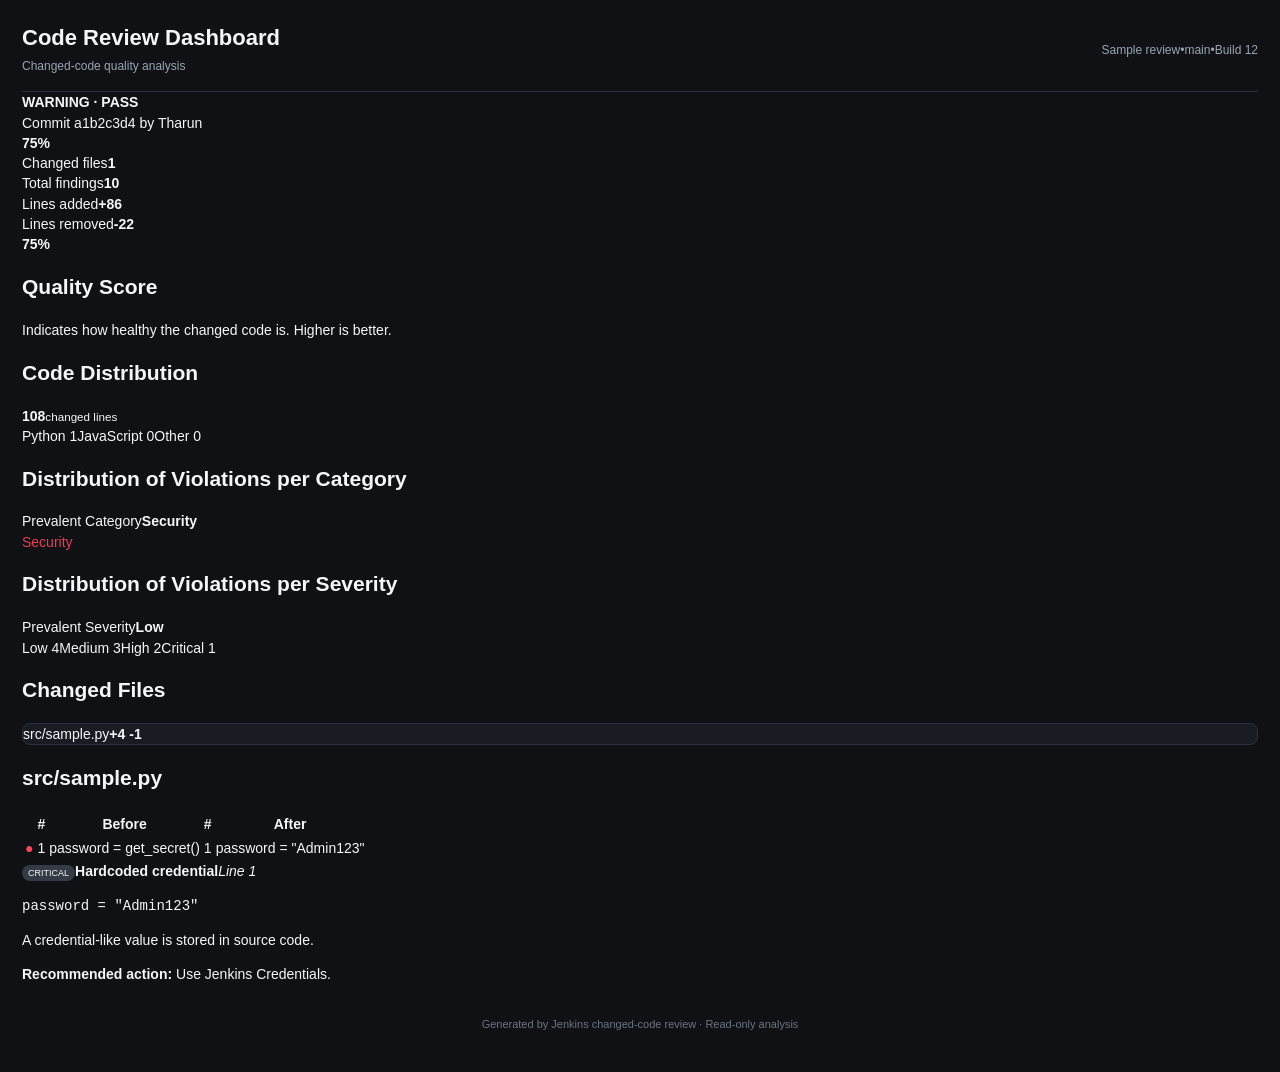
<file: dashboard/review-ui/index.html>
<!doctype html><html><head><meta charset=utf-8><meta name=viewport content="width=device-width,initial-scale=1"><title>Code Review Dashboard</title><link rel=stylesheet href="assets/dashboard.css"></head><body><main class=page><header class=top><div><h1>Code Review Dashboard</h1><p>Changed-code quality analysis</p></div><div class=meta><span>Sample review</span><span>•</span><span class=tag>main</span><span>•</span><span>Build 12</span></div></header><section class="banner warning"><div><b>WARNING · PASS</b><div class=muted>Commit a1b2c3d4 by Tharun</div></div><strong>75%</strong></section><section class=metrics><div class=metric><span>Changed files</span><b>1</b></div><div class=metric><span>Total findings</span><b>10</b></div><div class=metric><span>Lines added</span><b class=plus>+86</b></div><div class=metric><span>Lines removed</span><b class=minus>-22</b></div></section><section class=dashboard><div class=stack><article class="card quality"><div class=donut style="--v:75"><b>75%</b></div><div><h2 class=title>Quality Score</h2><p>Indicates how healthy the changed code is. Higher is better.</p></div></article><article class=card><h2 class=title>Code Distribution</h2><div class=language><div><b>108</b><small>changed lines</small></div></div><div class=legend><span><i style="background:#f72585"></i>Python 1</span><span><i style="background:#ff8c1a"></i>JavaScript 0</span><span><i style="background:#ffbc3b"></i>Other 0</span></div></article></div><article class=card><h2 class=title>Distribution of Violations per Category</h2><div class=prevalent>Prevalent Category<strong>Security</strong></div><div class=chartbox><div class=crow><div class=track><i style="width:100.0%;background:#e83e57"></i></div><label style="color:#e83e57">Security</label></div></div></article><article class=card><h2 class=title>Distribution of Violations per Severity</h2><div class=prevalent>Prevalent Severity<strong>Low</strong></div><div class=chartbox><div class=severity><i style="height:100.0%;background:#2ec8ff"></i><i style="height:75.0%;background:#ff8c1a"></i><i style="height:50.0%;background:#ffbc3b"></i><i style="height:25.0%;background:#ff4658"></i></div></div><div class=legend><span><i style="background:#2ec8ff"></i>Low 4</span><span><i style="background:#ff8c1a"></i>Medium 3</span><span><i style="background:#ffbc3b"></i>High 2</span><span><i style="background:#ff4658"></i>Critical 1</span></div></article></section><section class="card section"><h2 class=title>Changed Files</h2><div class=files><div class=file><span>src/sample.py</span><span><b class=plus>+4</b> <b class=minus>-1</b></span></div></div></section><section class="card wide section"><h2 class=title>src/sample.py</h2><table class=diff><thead><tr><th></th><th>#</th><th>Before</th><th>#</th><th>After</th></tr></thead><tbody><tr class="added"><td class=mark><span style="color:#ff4658">●</span></td><td class=ln>1</td><td class=before>password = get_secret()</td><td class=ln>1</td><td class=after>password = &quot;Admin123&quot;</td></tr></tbody></table><article class="finding CRITICAL"><div class=fhead><span class=badge>CRITICAL</span><b>Hardcoded credential</b><em>Line 1</em></div><pre class=snippet>password = &quot;Admin123&quot;</pre><p>A credential-like value is stored in source code.</p><p><strong>Recommended action:</strong> Use Jenkins Credentials.</p></article></section><footer class=footer>Generated by Jenkins changed-code review · Read-only analysis</footer></main></body></html>
</file>
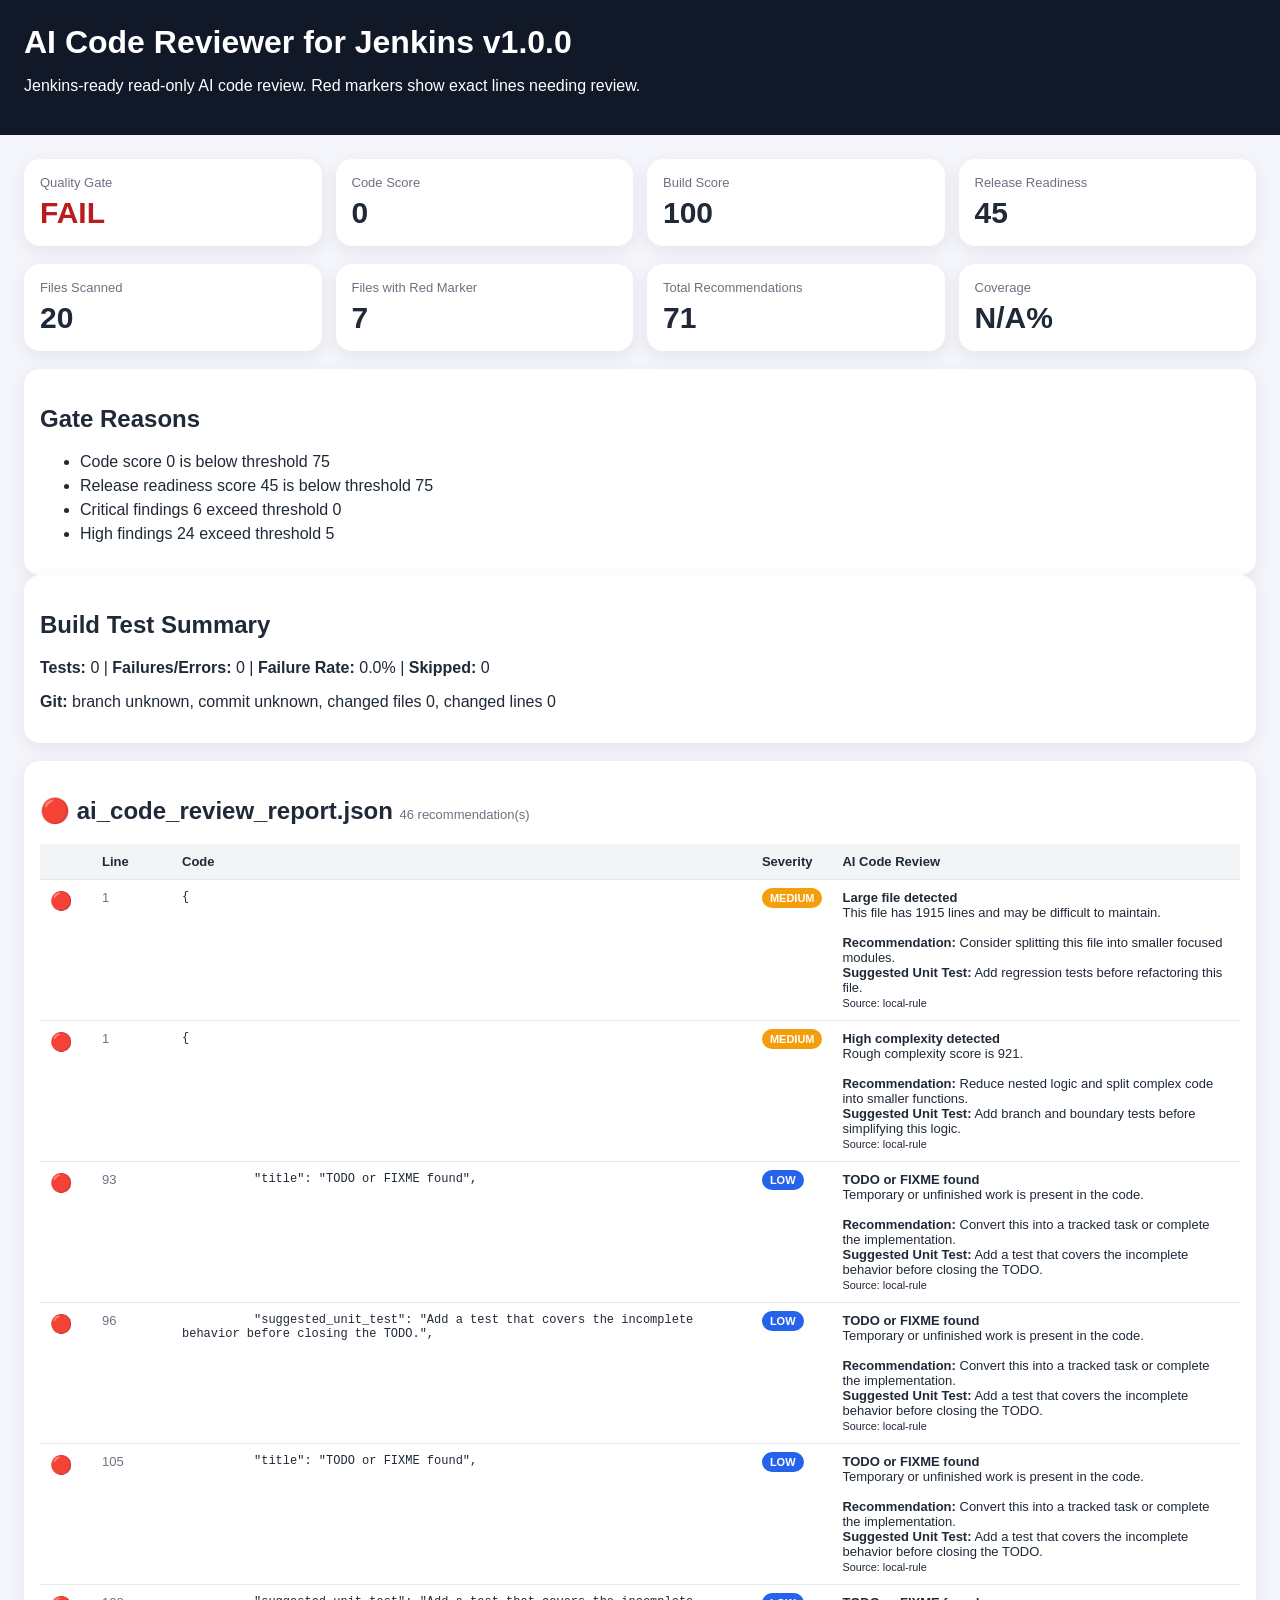
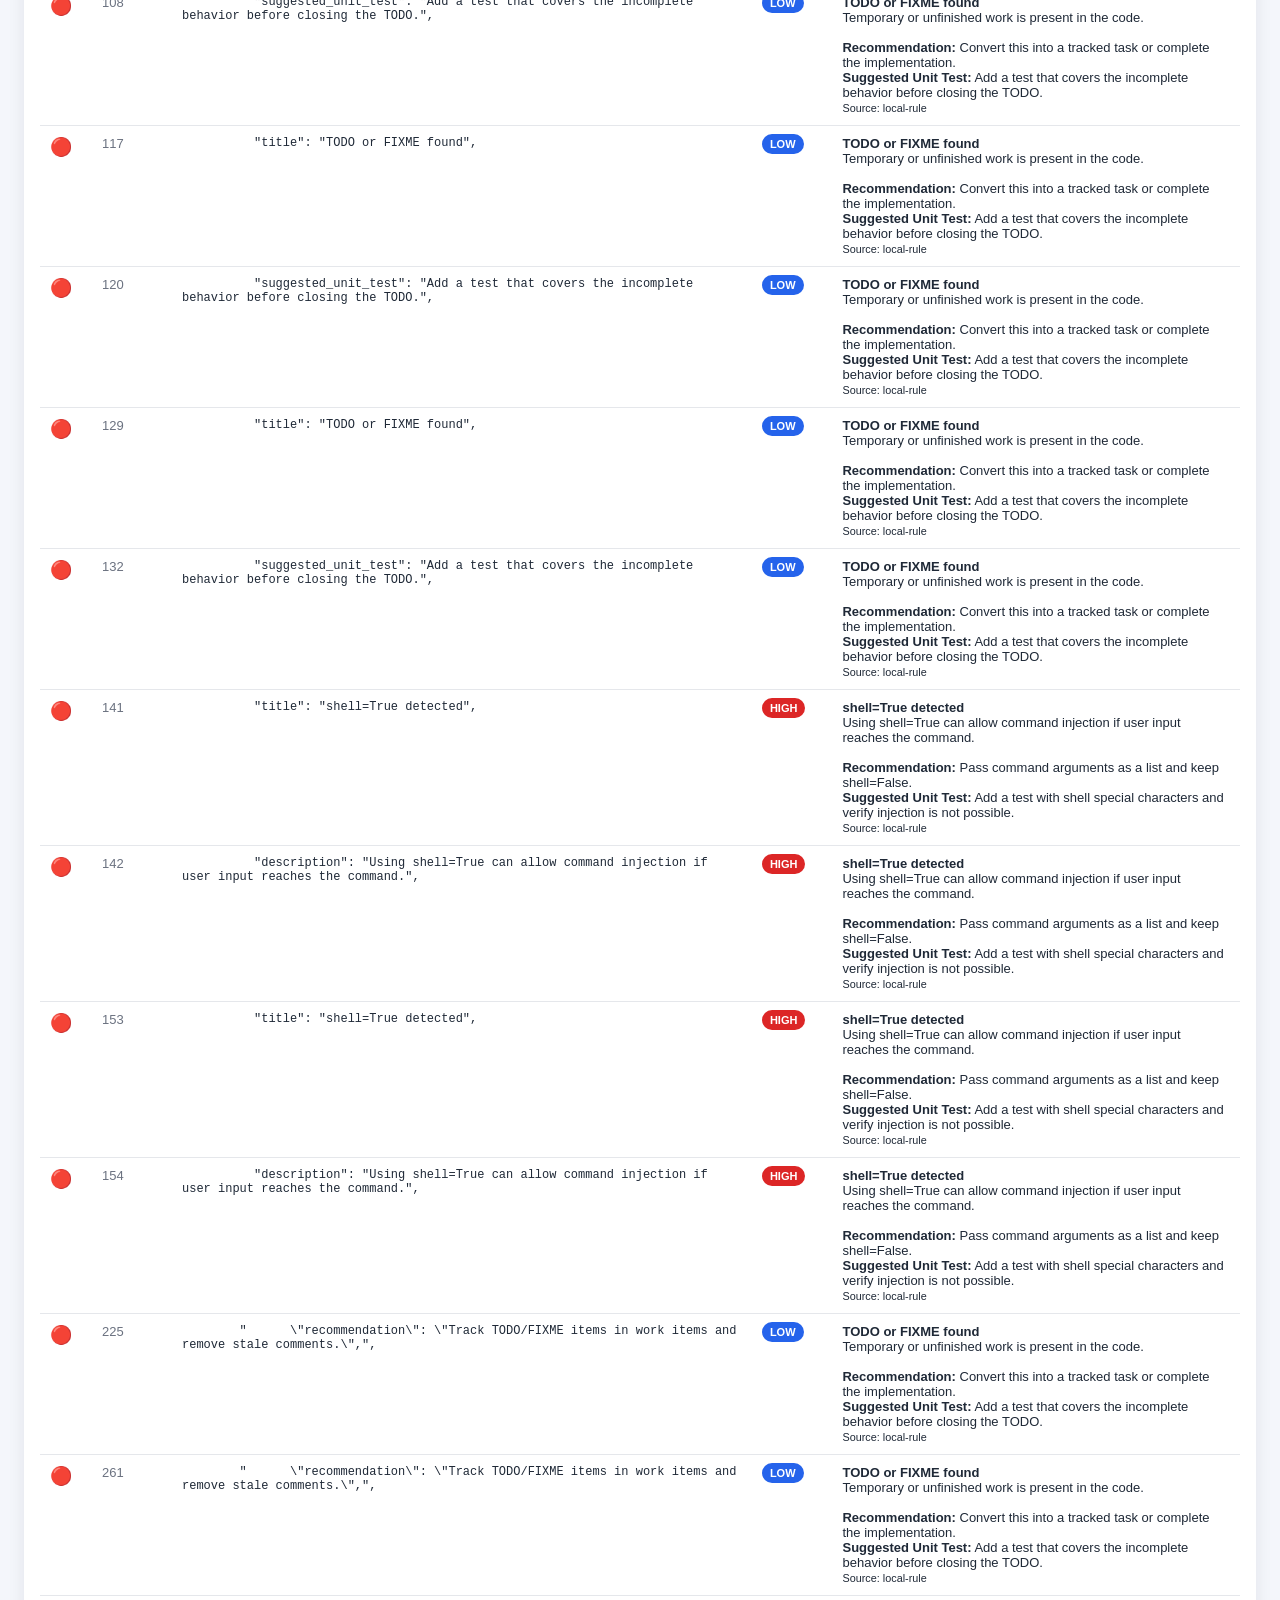
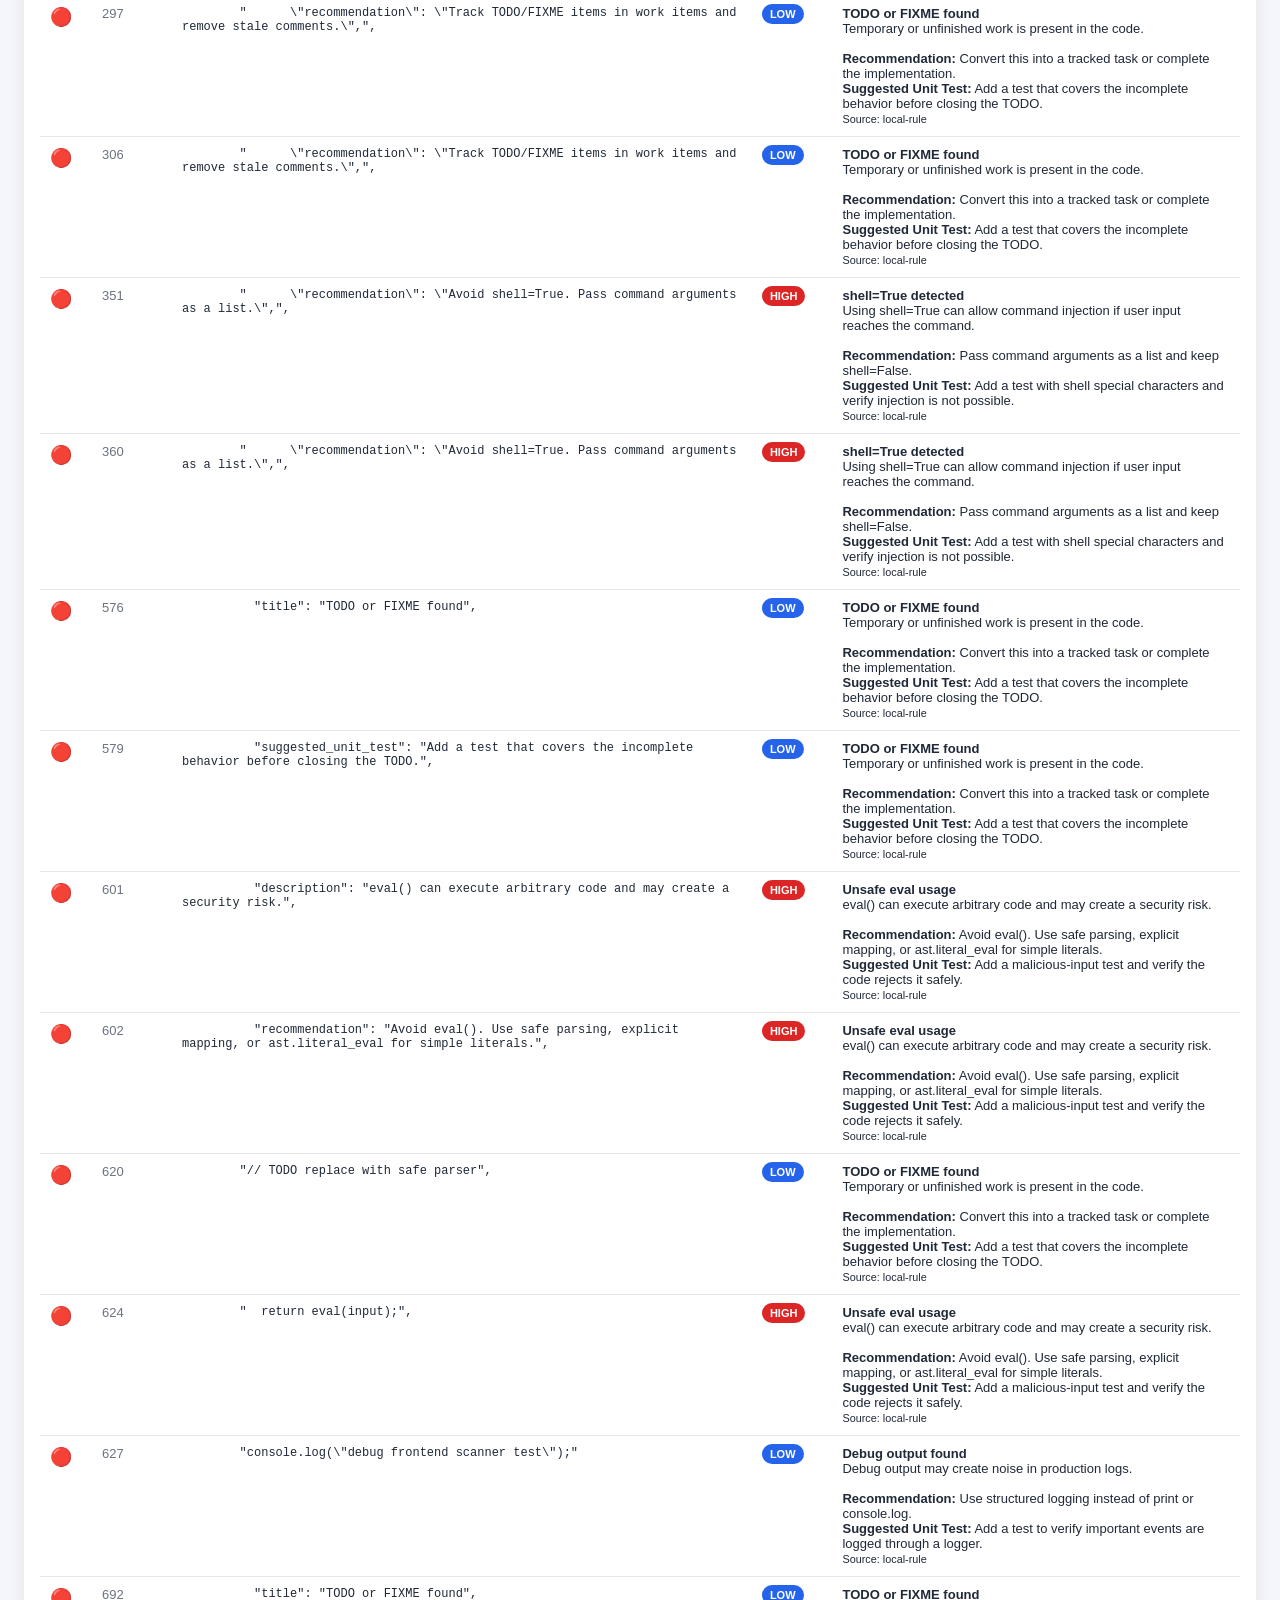
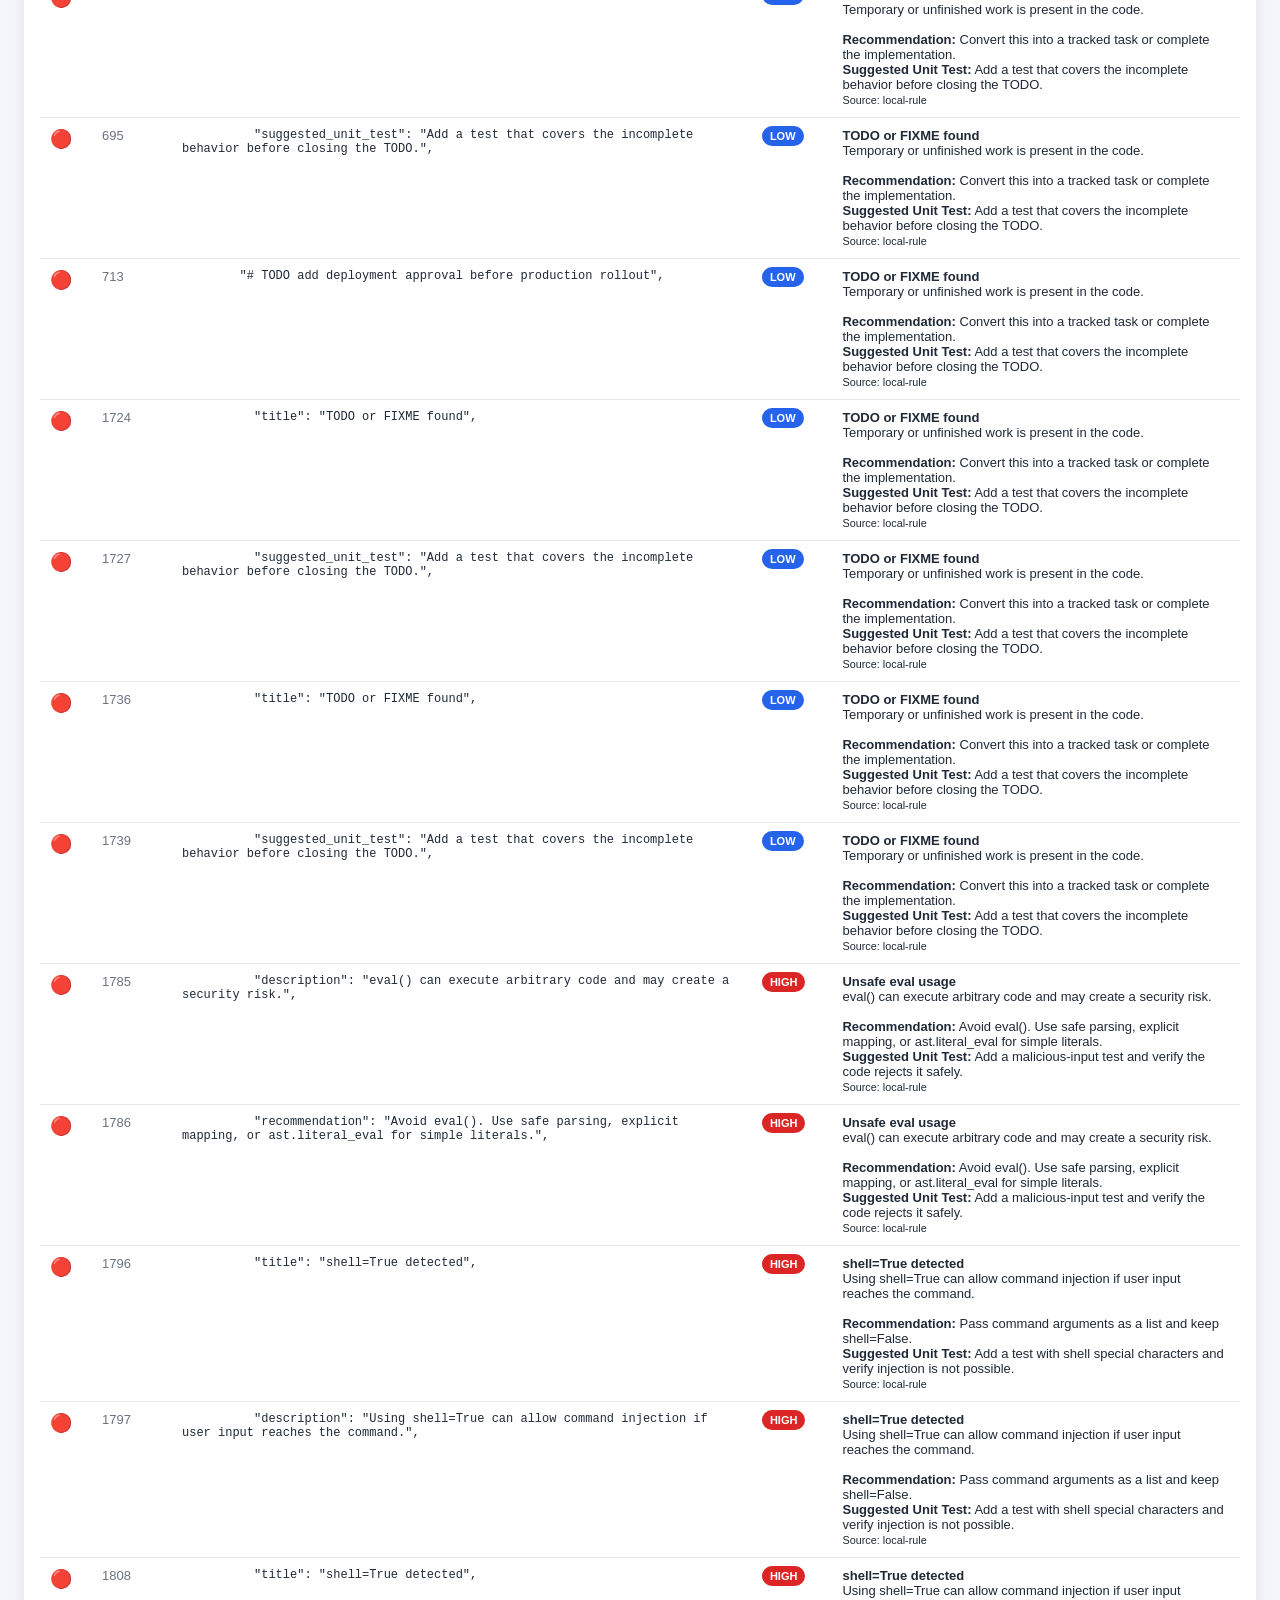
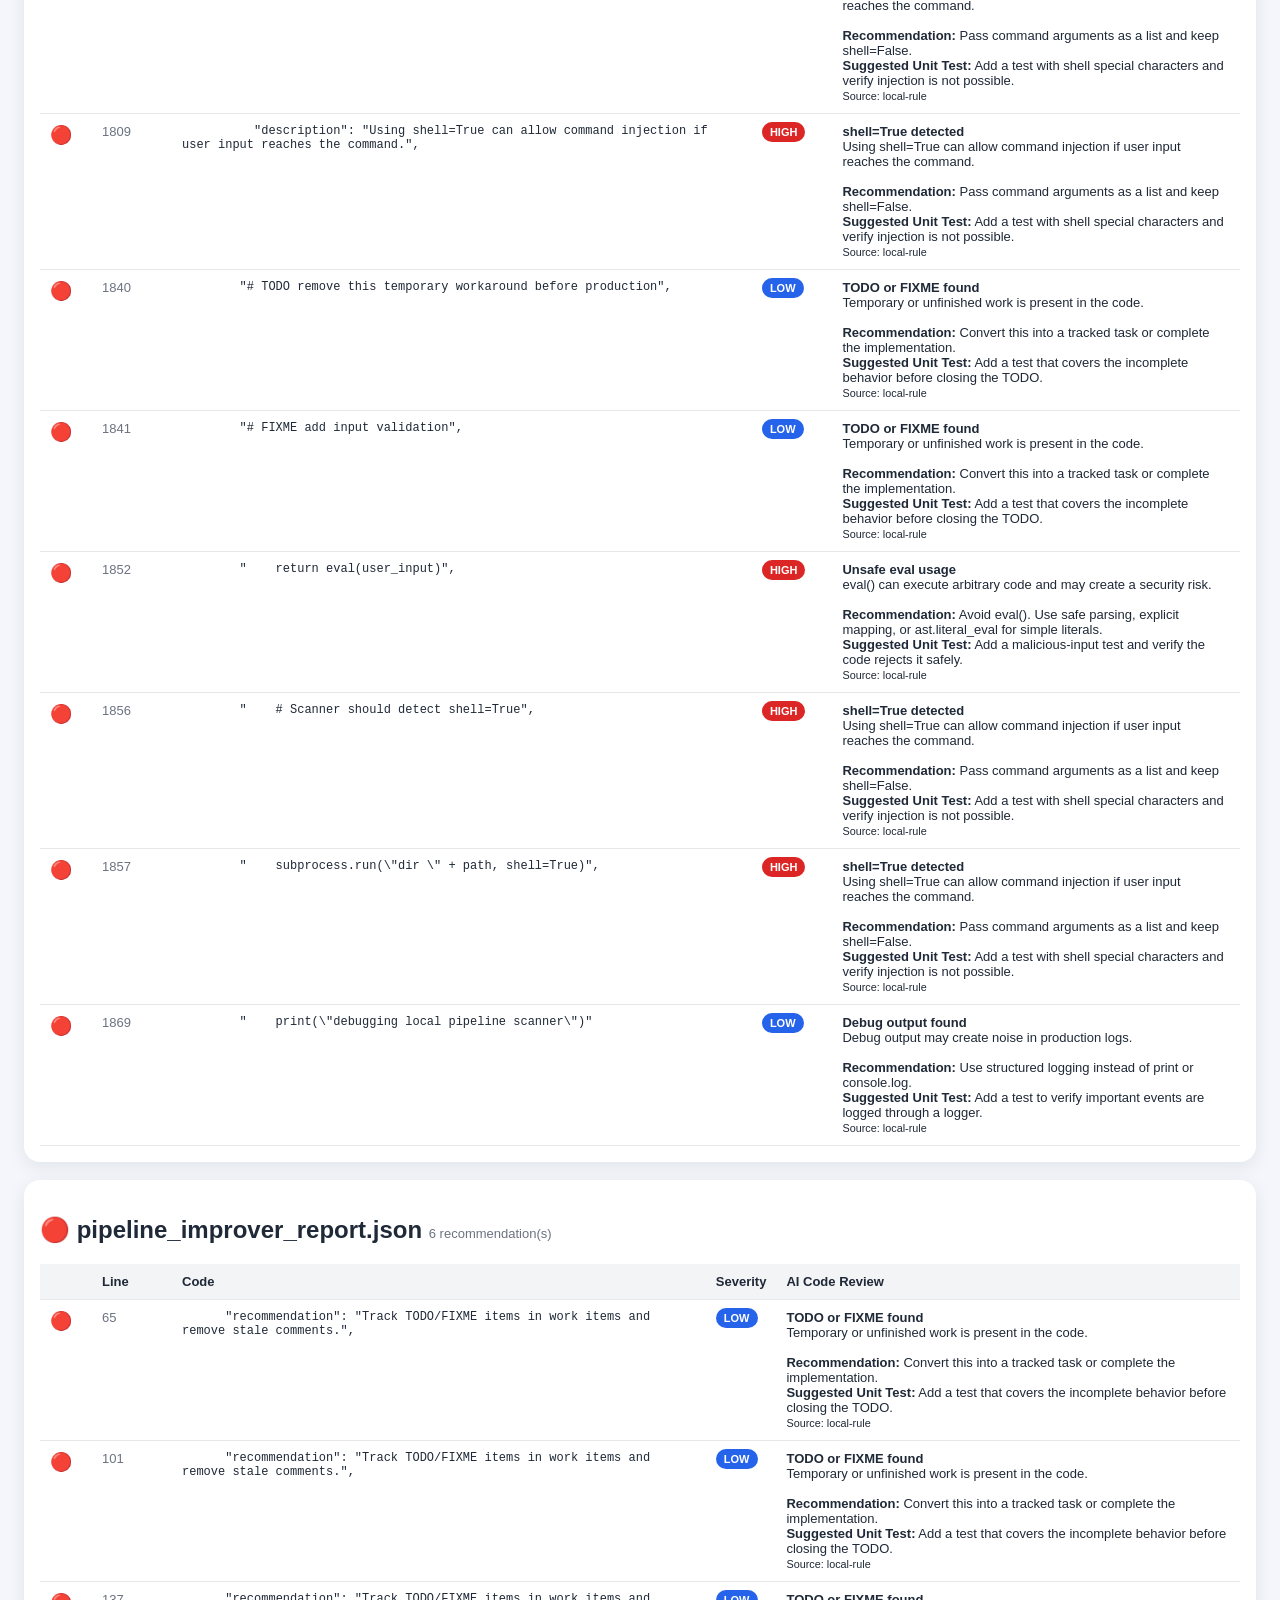
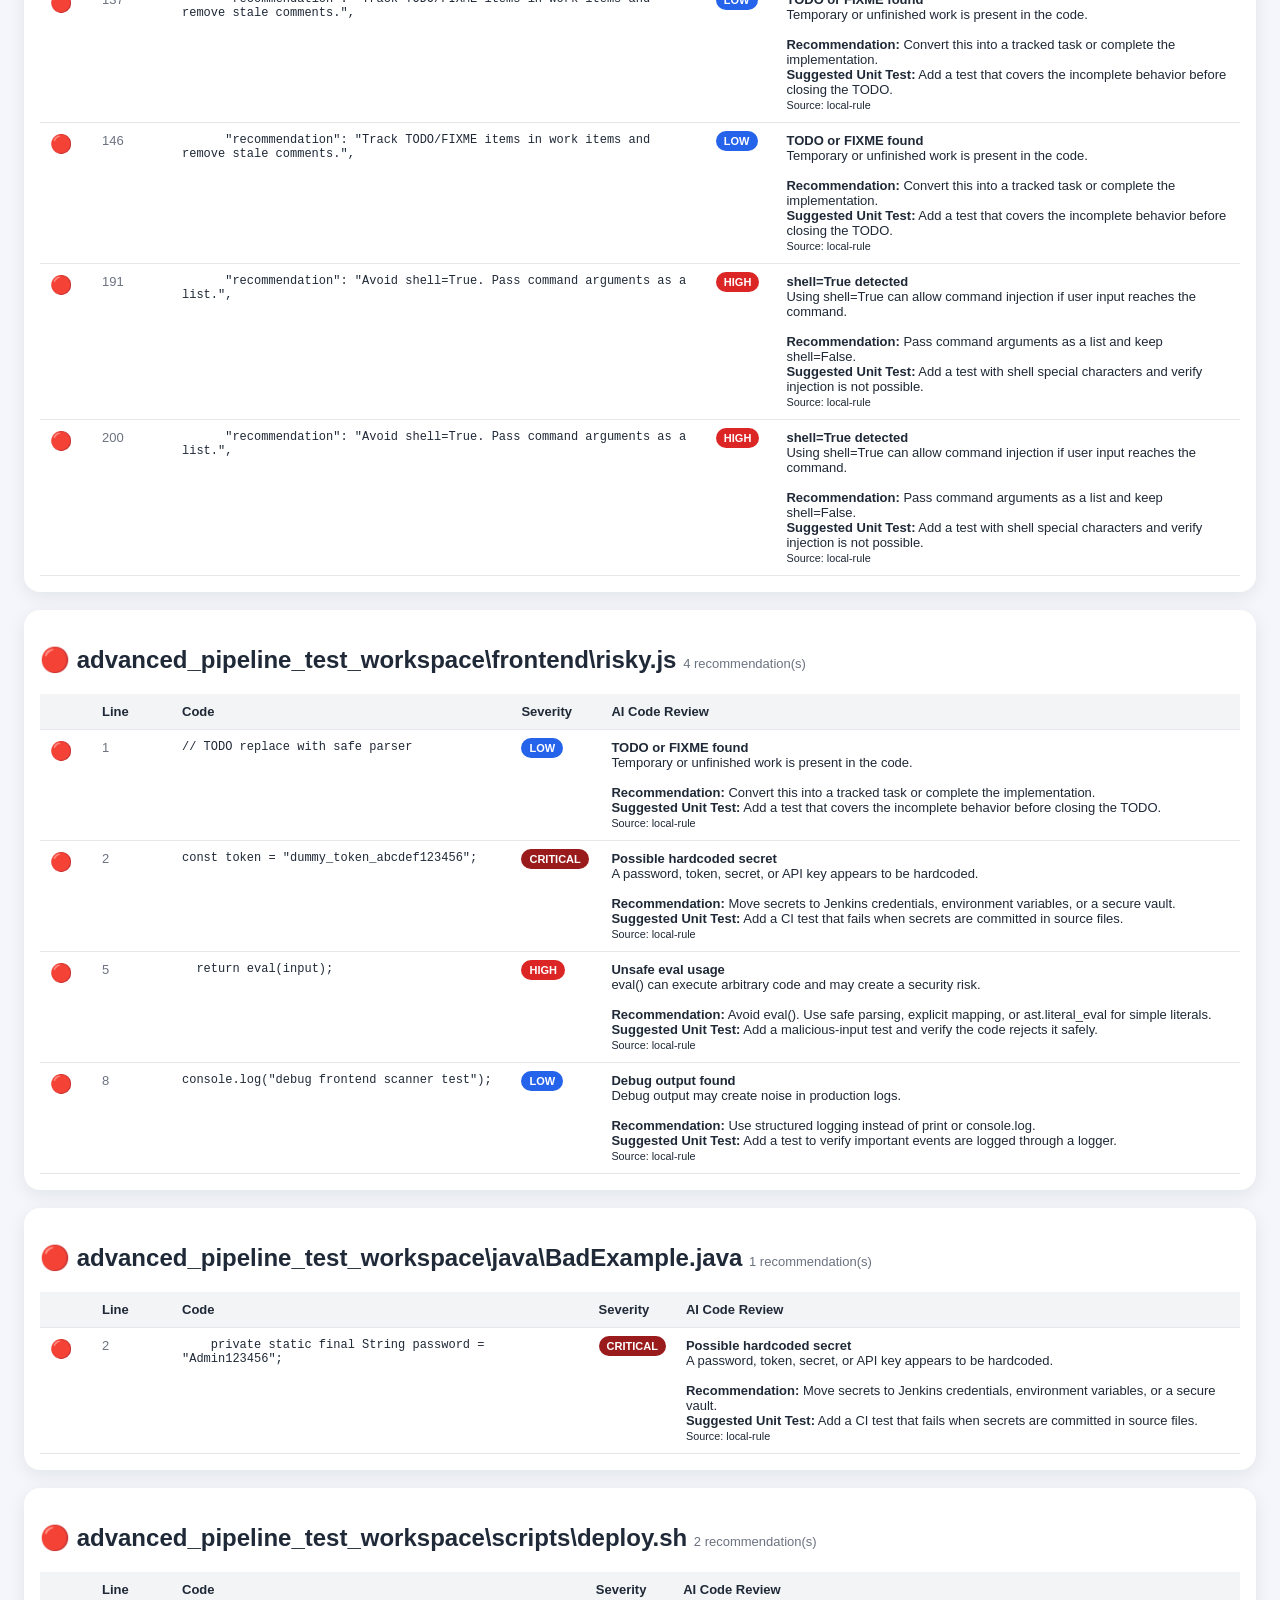
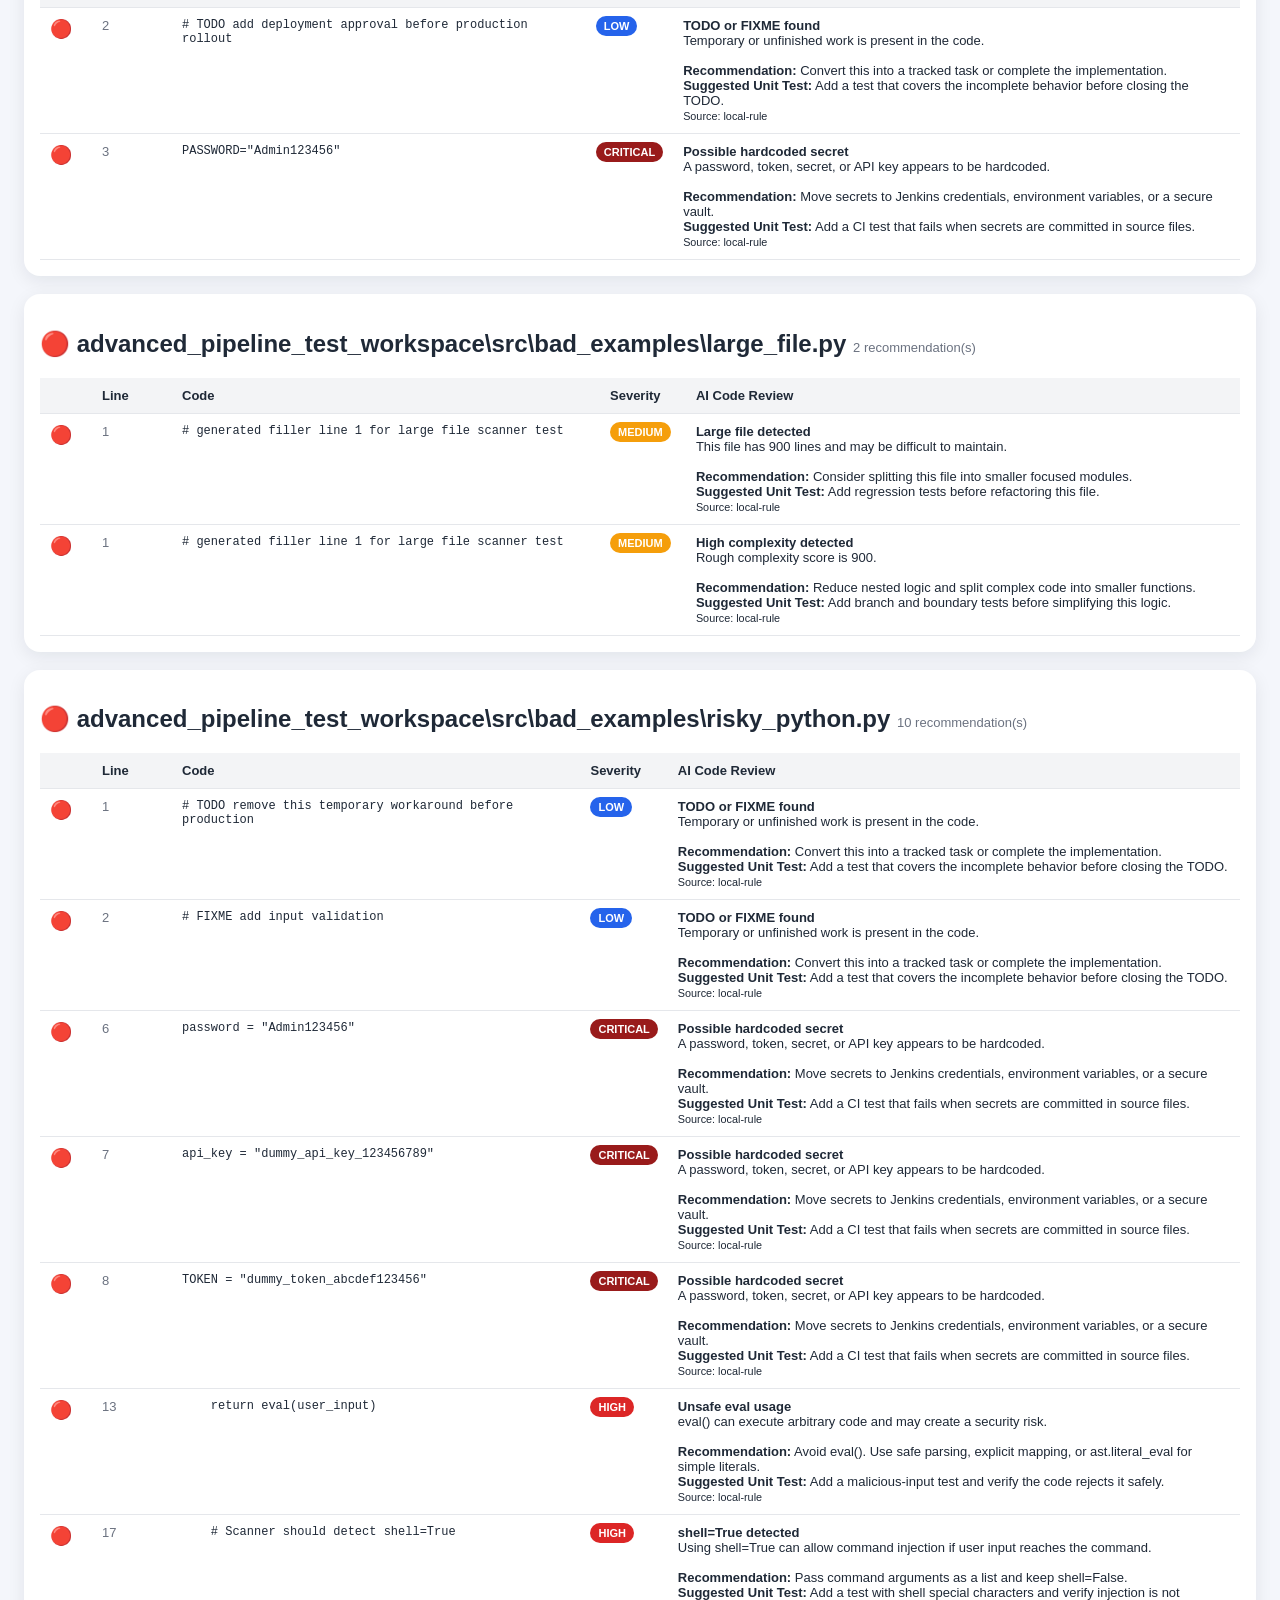
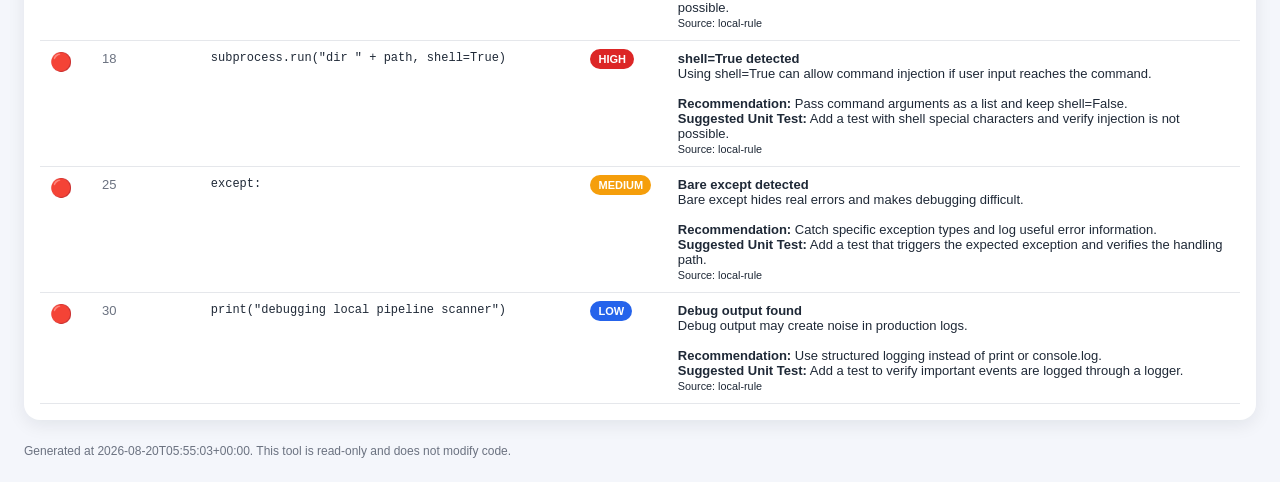
<file: jenkins/test/ai_code_review_report.html>
<!doctype html>
<html>
<head>
<meta charset="utf-8">
<title>AI Code Reviewer for Jenkins Report</title>
<style>
body { margin: 0; font-family: Arial, sans-serif; background: #f4f6fb; color: #1f2937; }
.header { background: #111827; color: white; padding: 24px; }
.header h1 { margin: 0; }
.container { padding: 24px; }
.grid { display: grid; grid-template-columns: repeat(4, 1fr); gap: 14px; margin-bottom: 18px; }
.card { background: white; border-radius: 16px; padding: 16px; box-shadow: 0 5px 18px rgba(15,23,42,.08); }
.label { color: #6b7280; font-size: 13px; }
.value { font-size: 30px; font-weight: 800; margin-top: 6px; }
.pass { color: #047857; } .fail { color: #b91c1c; }
.file-card { background: white; border-radius: 16px; padding: 16px; margin: 18px 0; box-shadow: 0 5px 18px rgba(15,23,42,.08); }
.small { font-size: 13px; color: #6b7280; font-weight: normal; }
table { width: 100%; border-collapse: collapse; }
th, td { border-bottom: 1px solid #e5e7eb; padding: 10px; vertical-align: top; font-size: 13px; }
th { background: #f3f4f6; text-align: left; }
pre { margin: 0; white-space: pre-wrap; font-family: Consolas, monospace; font-size: 12px; }
.red-cell { font-size: 18px; width: 32px; }
.line-no { color: #6b7280; width: 60px; }
.badge { color: white; padding: 4px 8px; border-radius: 999px; font-weight: bold; font-size: 11px; }
.critical { background: #991b1b; } .high { background: #dc2626; } .medium { background: #f59e0b; } .low { background: #2563eb; } .info { background: #6b7280; }
.reasons li { margin-bottom: 6px; }
.footer { color: #6b7280; font-size: 12px; margin-top: 24px; }
</style>
</head>
<body>
<div class="header">
    <h1>AI Code Reviewer for Jenkins v1.0.0</h1>
    <p>Jenkins-ready read-only AI code review. Red markers show exact lines needing review.</p>
</div>
<div class="container">
    <div class="grid">
        <div class="card"><div class="label">Quality Gate</div><div class="value fail">FAIL</div></div>
        <div class="card"><div class="label">Code Score</div><div class="value">0</div></div>
        <div class="card"><div class="label">Build Score</div><div class="value">100</div></div>
        <div class="card"><div class="label">Release Readiness</div><div class="value">45</div></div>
    </div>
    <div class="grid">
        <div class="card"><div class="label">Files Scanned</div><div class="value">20</div></div>
        <div class="card"><div class="label">Files with Red Marker</div><div class="value">7</div></div>
        <div class="card"><div class="label">Total Recommendations</div><div class="value">71</div></div>
        <div class="card"><div class="label">Coverage</div><div class="value">N/A%</div></div>
    </div>
    <div class="card">
        <h2>Gate Reasons</h2>
        <ul class="reasons"><li>Code score 0 is below threshold 75</li><li>Release readiness score 45 is below threshold 75</li><li>Critical findings 6 exceed threshold 0</li><li>High findings 24 exceed threshold 5</li></ul>
    </div>
    <div class="card">
        <h2>Build Test Summary</h2>
        <p><b>Tests:</b> 0 | <b>Failures/Errors:</b> 0 | <b>Failure Rate:</b> 0.0% | <b>Skipped:</b> 0</p>
        <p><b>Git:</b> branch unknown, commit unknown, changed files 0, changed lines 0</p>
    </div>
    
        <section class="file-card">
            <h2>🔴 ai_code_review_report.json <span class="small">46 recommendation(s)</span></h2>
            <table>
                <thead><tr><th></th><th>Line</th><th>Code</th><th>Severity</th><th>AI Code Review</th></tr></thead>
                <tbody>
                <tr class="issue-row">
                    <td class="red-cell">🔴</td>
                    <td class="line-no">1</td>
                    <td><pre>{</pre></td>
                    <td><span class="badge medium">MEDIUM</span></td>
                    <td>
                        <b>Large file detected</b><br>
                        <span>This file has 1915 lines and may be difficult to maintain.</span><br><br>
                        <b>Recommendation:</b> Consider splitting this file into smaller focused modules.<br>
                        <b>Suggested Unit Test:</b> Add regression tests before refactoring this file.<br>
                        <small>Source: local-rule</small>
                    </td>
                </tr>
                
                <tr class="issue-row">
                    <td class="red-cell">🔴</td>
                    <td class="line-no">1</td>
                    <td><pre>{</pre></td>
                    <td><span class="badge medium">MEDIUM</span></td>
                    <td>
                        <b>High complexity detected</b><br>
                        <span>Rough complexity score is 921.</span><br><br>
                        <b>Recommendation:</b> Reduce nested logic and split complex code into smaller functions.<br>
                        <b>Suggested Unit Test:</b> Add branch and boundary tests before simplifying this logic.<br>
                        <small>Source: local-rule</small>
                    </td>
                </tr>
                
                <tr class="issue-row">
                    <td class="red-cell">🔴</td>
                    <td class="line-no">93</td>
                    <td><pre>          &quot;title&quot;: &quot;TODO or FIXME found&quot;,</pre></td>
                    <td><span class="badge low">LOW</span></td>
                    <td>
                        <b>TODO or FIXME found</b><br>
                        <span>Temporary or unfinished work is present in the code.</span><br><br>
                        <b>Recommendation:</b> Convert this into a tracked task or complete the implementation.<br>
                        <b>Suggested Unit Test:</b> Add a test that covers the incomplete behavior before closing the TODO.<br>
                        <small>Source: local-rule</small>
                    </td>
                </tr>
                
                <tr class="issue-row">
                    <td class="red-cell">🔴</td>
                    <td class="line-no">96</td>
                    <td><pre>          &quot;suggested_unit_test&quot;: &quot;Add a test that covers the incomplete behavior before closing the TODO.&quot;,</pre></td>
                    <td><span class="badge low">LOW</span></td>
                    <td>
                        <b>TODO or FIXME found</b><br>
                        <span>Temporary or unfinished work is present in the code.</span><br><br>
                        <b>Recommendation:</b> Convert this into a tracked task or complete the implementation.<br>
                        <b>Suggested Unit Test:</b> Add a test that covers the incomplete behavior before closing the TODO.<br>
                        <small>Source: local-rule</small>
                    </td>
                </tr>
                
                <tr class="issue-row">
                    <td class="red-cell">🔴</td>
                    <td class="line-no">105</td>
                    <td><pre>          &quot;title&quot;: &quot;TODO or FIXME found&quot;,</pre></td>
                    <td><span class="badge low">LOW</span></td>
                    <td>
                        <b>TODO or FIXME found</b><br>
                        <span>Temporary or unfinished work is present in the code.</span><br><br>
                        <b>Recommendation:</b> Convert this into a tracked task or complete the implementation.<br>
                        <b>Suggested Unit Test:</b> Add a test that covers the incomplete behavior before closing the TODO.<br>
                        <small>Source: local-rule</small>
                    </td>
                </tr>
                
                <tr class="issue-row">
                    <td class="red-cell">🔴</td>
                    <td class="line-no">108</td>
                    <td><pre>          &quot;suggested_unit_test&quot;: &quot;Add a test that covers the incomplete behavior before closing the TODO.&quot;,</pre></td>
                    <td><span class="badge low">LOW</span></td>
                    <td>
                        <b>TODO or FIXME found</b><br>
                        <span>Temporary or unfinished work is present in the code.</span><br><br>
                        <b>Recommendation:</b> Convert this into a tracked task or complete the implementation.<br>
                        <b>Suggested Unit Test:</b> Add a test that covers the incomplete behavior before closing the TODO.<br>
                        <small>Source: local-rule</small>
                    </td>
                </tr>
                
                <tr class="issue-row">
                    <td class="red-cell">🔴</td>
                    <td class="line-no">117</td>
                    <td><pre>          &quot;title&quot;: &quot;TODO or FIXME found&quot;,</pre></td>
                    <td><span class="badge low">LOW</span></td>
                    <td>
                        <b>TODO or FIXME found</b><br>
                        <span>Temporary or unfinished work is present in the code.</span><br><br>
                        <b>Recommendation:</b> Convert this into a tracked task or complete the implementation.<br>
                        <b>Suggested Unit Test:</b> Add a test that covers the incomplete behavior before closing the TODO.<br>
                        <small>Source: local-rule</small>
                    </td>
                </tr>
                
                <tr class="issue-row">
                    <td class="red-cell">🔴</td>
                    <td class="line-no">120</td>
                    <td><pre>          &quot;suggested_unit_test&quot;: &quot;Add a test that covers the incomplete behavior before closing the TODO.&quot;,</pre></td>
                    <td><span class="badge low">LOW</span></td>
                    <td>
                        <b>TODO or FIXME found</b><br>
                        <span>Temporary or unfinished work is present in the code.</span><br><br>
                        <b>Recommendation:</b> Convert this into a tracked task or complete the implementation.<br>
                        <b>Suggested Unit Test:</b> Add a test that covers the incomplete behavior before closing the TODO.<br>
                        <small>Source: local-rule</small>
                    </td>
                </tr>
                
                <tr class="issue-row">
                    <td class="red-cell">🔴</td>
                    <td class="line-no">129</td>
                    <td><pre>          &quot;title&quot;: &quot;TODO or FIXME found&quot;,</pre></td>
                    <td><span class="badge low">LOW</span></td>
                    <td>
                        <b>TODO or FIXME found</b><br>
                        <span>Temporary or unfinished work is present in the code.</span><br><br>
                        <b>Recommendation:</b> Convert this into a tracked task or complete the implementation.<br>
                        <b>Suggested Unit Test:</b> Add a test that covers the incomplete behavior before closing the TODO.<br>
                        <small>Source: local-rule</small>
                    </td>
                </tr>
                
                <tr class="issue-row">
                    <td class="red-cell">🔴</td>
                    <td class="line-no">132</td>
                    <td><pre>          &quot;suggested_unit_test&quot;: &quot;Add a test that covers the incomplete behavior before closing the TODO.&quot;,</pre></td>
                    <td><span class="badge low">LOW</span></td>
                    <td>
                        <b>TODO or FIXME found</b><br>
                        <span>Temporary or unfinished work is present in the code.</span><br><br>
                        <b>Recommendation:</b> Convert this into a tracked task or complete the implementation.<br>
                        <b>Suggested Unit Test:</b> Add a test that covers the incomplete behavior before closing the TODO.<br>
                        <small>Source: local-rule</small>
                    </td>
                </tr>
                
                <tr class="issue-row">
                    <td class="red-cell">🔴</td>
                    <td class="line-no">141</td>
                    <td><pre>          &quot;title&quot;: &quot;shell=True detected&quot;,</pre></td>
                    <td><span class="badge high">HIGH</span></td>
                    <td>
                        <b>shell=True detected</b><br>
                        <span>Using shell=True can allow command injection if user input reaches the command.</span><br><br>
                        <b>Recommendation:</b> Pass command arguments as a list and keep shell=False.<br>
                        <b>Suggested Unit Test:</b> Add a test with shell special characters and verify injection is not possible.<br>
                        <small>Source: local-rule</small>
                    </td>
                </tr>
                
                <tr class="issue-row">
                    <td class="red-cell">🔴</td>
                    <td class="line-no">142</td>
                    <td><pre>          &quot;description&quot;: &quot;Using shell=True can allow command injection if user input reaches the command.&quot;,</pre></td>
                    <td><span class="badge high">HIGH</span></td>
                    <td>
                        <b>shell=True detected</b><br>
                        <span>Using shell=True can allow command injection if user input reaches the command.</span><br><br>
                        <b>Recommendation:</b> Pass command arguments as a list and keep shell=False.<br>
                        <b>Suggested Unit Test:</b> Add a test with shell special characters and verify injection is not possible.<br>
                        <small>Source: local-rule</small>
                    </td>
                </tr>
                
                <tr class="issue-row">
                    <td class="red-cell">🔴</td>
                    <td class="line-no">153</td>
                    <td><pre>          &quot;title&quot;: &quot;shell=True detected&quot;,</pre></td>
                    <td><span class="badge high">HIGH</span></td>
                    <td>
                        <b>shell=True detected</b><br>
                        <span>Using shell=True can allow command injection if user input reaches the command.</span><br><br>
                        <b>Recommendation:</b> Pass command arguments as a list and keep shell=False.<br>
                        <b>Suggested Unit Test:</b> Add a test with shell special characters and verify injection is not possible.<br>
                        <small>Source: local-rule</small>
                    </td>
                </tr>
                
                <tr class="issue-row">
                    <td class="red-cell">🔴</td>
                    <td class="line-no">154</td>
                    <td><pre>          &quot;description&quot;: &quot;Using shell=True can allow command injection if user input reaches the command.&quot;,</pre></td>
                    <td><span class="badge high">HIGH</span></td>
                    <td>
                        <b>shell=True detected</b><br>
                        <span>Using shell=True can allow command injection if user input reaches the command.</span><br><br>
                        <b>Recommendation:</b> Pass command arguments as a list and keep shell=False.<br>
                        <b>Suggested Unit Test:</b> Add a test with shell special characters and verify injection is not possible.<br>
                        <small>Source: local-rule</small>
                    </td>
                </tr>
                
                <tr class="issue-row">
                    <td class="red-cell">🔴</td>
                    <td class="line-no">225</td>
                    <td><pre>        &quot;      \&quot;recommendation\&quot;: \&quot;Track TODO/FIXME items in work items and remove stale comments.\&quot;,&quot;,</pre></td>
                    <td><span class="badge low">LOW</span></td>
                    <td>
                        <b>TODO or FIXME found</b><br>
                        <span>Temporary or unfinished work is present in the code.</span><br><br>
                        <b>Recommendation:</b> Convert this into a tracked task or complete the implementation.<br>
                        <b>Suggested Unit Test:</b> Add a test that covers the incomplete behavior before closing the TODO.<br>
                        <small>Source: local-rule</small>
                    </td>
                </tr>
                
                <tr class="issue-row">
                    <td class="red-cell">🔴</td>
                    <td class="line-no">261</td>
                    <td><pre>        &quot;      \&quot;recommendation\&quot;: \&quot;Track TODO/FIXME items in work items and remove stale comments.\&quot;,&quot;,</pre></td>
                    <td><span class="badge low">LOW</span></td>
                    <td>
                        <b>TODO or FIXME found</b><br>
                        <span>Temporary or unfinished work is present in the code.</span><br><br>
                        <b>Recommendation:</b> Convert this into a tracked task or complete the implementation.<br>
                        <b>Suggested Unit Test:</b> Add a test that covers the incomplete behavior before closing the TODO.<br>
                        <small>Source: local-rule</small>
                    </td>
                </tr>
                
                <tr class="issue-row">
                    <td class="red-cell">🔴</td>
                    <td class="line-no">297</td>
                    <td><pre>        &quot;      \&quot;recommendation\&quot;: \&quot;Track TODO/FIXME items in work items and remove stale comments.\&quot;,&quot;,</pre></td>
                    <td><span class="badge low">LOW</span></td>
                    <td>
                        <b>TODO or FIXME found</b><br>
                        <span>Temporary or unfinished work is present in the code.</span><br><br>
                        <b>Recommendation:</b> Convert this into a tracked task or complete the implementation.<br>
                        <b>Suggested Unit Test:</b> Add a test that covers the incomplete behavior before closing the TODO.<br>
                        <small>Source: local-rule</small>
                    </td>
                </tr>
                
                <tr class="issue-row">
                    <td class="red-cell">🔴</td>
                    <td class="line-no">306</td>
                    <td><pre>        &quot;      \&quot;recommendation\&quot;: \&quot;Track TODO/FIXME items in work items and remove stale comments.\&quot;,&quot;,</pre></td>
                    <td><span class="badge low">LOW</span></td>
                    <td>
                        <b>TODO or FIXME found</b><br>
                        <span>Temporary or unfinished work is present in the code.</span><br><br>
                        <b>Recommendation:</b> Convert this into a tracked task or complete the implementation.<br>
                        <b>Suggested Unit Test:</b> Add a test that covers the incomplete behavior before closing the TODO.<br>
                        <small>Source: local-rule</small>
                    </td>
                </tr>
                
                <tr class="issue-row">
                    <td class="red-cell">🔴</td>
                    <td class="line-no">351</td>
                    <td><pre>        &quot;      \&quot;recommendation\&quot;: \&quot;Avoid shell=True. Pass command arguments as a list.\&quot;,&quot;,</pre></td>
                    <td><span class="badge high">HIGH</span></td>
                    <td>
                        <b>shell=True detected</b><br>
                        <span>Using shell=True can allow command injection if user input reaches the command.</span><br><br>
                        <b>Recommendation:</b> Pass command arguments as a list and keep shell=False.<br>
                        <b>Suggested Unit Test:</b> Add a test with shell special characters and verify injection is not possible.<br>
                        <small>Source: local-rule</small>
                    </td>
                </tr>
                
                <tr class="issue-row">
                    <td class="red-cell">🔴</td>
                    <td class="line-no">360</td>
                    <td><pre>        &quot;      \&quot;recommendation\&quot;: \&quot;Avoid shell=True. Pass command arguments as a list.\&quot;,&quot;,</pre></td>
                    <td><span class="badge high">HIGH</span></td>
                    <td>
                        <b>shell=True detected</b><br>
                        <span>Using shell=True can allow command injection if user input reaches the command.</span><br><br>
                        <b>Recommendation:</b> Pass command arguments as a list and keep shell=False.<br>
                        <b>Suggested Unit Test:</b> Add a test with shell special characters and verify injection is not possible.<br>
                        <small>Source: local-rule</small>
                    </td>
                </tr>
                
                <tr class="issue-row">
                    <td class="red-cell">🔴</td>
                    <td class="line-no">576</td>
                    <td><pre>          &quot;title&quot;: &quot;TODO or FIXME found&quot;,</pre></td>
                    <td><span class="badge low">LOW</span></td>
                    <td>
                        <b>TODO or FIXME found</b><br>
                        <span>Temporary or unfinished work is present in the code.</span><br><br>
                        <b>Recommendation:</b> Convert this into a tracked task or complete the implementation.<br>
                        <b>Suggested Unit Test:</b> Add a test that covers the incomplete behavior before closing the TODO.<br>
                        <small>Source: local-rule</small>
                    </td>
                </tr>
                
                <tr class="issue-row">
                    <td class="red-cell">🔴</td>
                    <td class="line-no">579</td>
                    <td><pre>          &quot;suggested_unit_test&quot;: &quot;Add a test that covers the incomplete behavior before closing the TODO.&quot;,</pre></td>
                    <td><span class="badge low">LOW</span></td>
                    <td>
                        <b>TODO or FIXME found</b><br>
                        <span>Temporary or unfinished work is present in the code.</span><br><br>
                        <b>Recommendation:</b> Convert this into a tracked task or complete the implementation.<br>
                        <b>Suggested Unit Test:</b> Add a test that covers the incomplete behavior before closing the TODO.<br>
                        <small>Source: local-rule</small>
                    </td>
                </tr>
                
                <tr class="issue-row">
                    <td class="red-cell">🔴</td>
                    <td class="line-no">601</td>
                    <td><pre>          &quot;description&quot;: &quot;eval() can execute arbitrary code and may create a security risk.&quot;,</pre></td>
                    <td><span class="badge high">HIGH</span></td>
                    <td>
                        <b>Unsafe eval usage</b><br>
                        <span>eval() can execute arbitrary code and may create a security risk.</span><br><br>
                        <b>Recommendation:</b> Avoid eval(). Use safe parsing, explicit mapping, or ast.literal_eval for simple literals.<br>
                        <b>Suggested Unit Test:</b> Add a malicious-input test and verify the code rejects it safely.<br>
                        <small>Source: local-rule</small>
                    </td>
                </tr>
                
                <tr class="issue-row">
                    <td class="red-cell">🔴</td>
                    <td class="line-no">602</td>
                    <td><pre>          &quot;recommendation&quot;: &quot;Avoid eval(). Use safe parsing, explicit mapping, or ast.literal_eval for simple literals.&quot;,</pre></td>
                    <td><span class="badge high">HIGH</span></td>
                    <td>
                        <b>Unsafe eval usage</b><br>
                        <span>eval() can execute arbitrary code and may create a security risk.</span><br><br>
                        <b>Recommendation:</b> Avoid eval(). Use safe parsing, explicit mapping, or ast.literal_eval for simple literals.<br>
                        <b>Suggested Unit Test:</b> Add a malicious-input test and verify the code rejects it safely.<br>
                        <small>Source: local-rule</small>
                    </td>
                </tr>
                
                <tr class="issue-row">
                    <td class="red-cell">🔴</td>
                    <td class="line-no">620</td>
                    <td><pre>        &quot;// TODO replace with safe parser&quot;,</pre></td>
                    <td><span class="badge low">LOW</span></td>
                    <td>
                        <b>TODO or FIXME found</b><br>
                        <span>Temporary or unfinished work is present in the code.</span><br><br>
                        <b>Recommendation:</b> Convert this into a tracked task or complete the implementation.<br>
                        <b>Suggested Unit Test:</b> Add a test that covers the incomplete behavior before closing the TODO.<br>
                        <small>Source: local-rule</small>
                    </td>
                </tr>
                
                <tr class="issue-row">
                    <td class="red-cell">🔴</td>
                    <td class="line-no">624</td>
                    <td><pre>        &quot;  return eval(input);&quot;,</pre></td>
                    <td><span class="badge high">HIGH</span></td>
                    <td>
                        <b>Unsafe eval usage</b><br>
                        <span>eval() can execute arbitrary code and may create a security risk.</span><br><br>
                        <b>Recommendation:</b> Avoid eval(). Use safe parsing, explicit mapping, or ast.literal_eval for simple literals.<br>
                        <b>Suggested Unit Test:</b> Add a malicious-input test and verify the code rejects it safely.<br>
                        <small>Source: local-rule</small>
                    </td>
                </tr>
                
                <tr class="issue-row">
                    <td class="red-cell">🔴</td>
                    <td class="line-no">627</td>
                    <td><pre>        &quot;console.log(\&quot;debug frontend scanner test\&quot;);&quot;</pre></td>
                    <td><span class="badge low">LOW</span></td>
                    <td>
                        <b>Debug output found</b><br>
                        <span>Debug output may create noise in production logs.</span><br><br>
                        <b>Recommendation:</b> Use structured logging instead of print or console.log.<br>
                        <b>Suggested Unit Test:</b> Add a test to verify important events are logged through a logger.<br>
                        <small>Source: local-rule</small>
                    </td>
                </tr>
                
                <tr class="issue-row">
                    <td class="red-cell">🔴</td>
                    <td class="line-no">692</td>
                    <td><pre>          &quot;title&quot;: &quot;TODO or FIXME found&quot;,</pre></td>
                    <td><span class="badge low">LOW</span></td>
                    <td>
                        <b>TODO or FIXME found</b><br>
                        <span>Temporary or unfinished work is present in the code.</span><br><br>
                        <b>Recommendation:</b> Convert this into a tracked task or complete the implementation.<br>
                        <b>Suggested Unit Test:</b> Add a test that covers the incomplete behavior before closing the TODO.<br>
                        <small>Source: local-rule</small>
                    </td>
                </tr>
                
                <tr class="issue-row">
                    <td class="red-cell">🔴</td>
                    <td class="line-no">695</td>
                    <td><pre>          &quot;suggested_unit_test&quot;: &quot;Add a test that covers the incomplete behavior before closing the TODO.&quot;,</pre></td>
                    <td><span class="badge low">LOW</span></td>
                    <td>
                        <b>TODO or FIXME found</b><br>
                        <span>Temporary or unfinished work is present in the code.</span><br><br>
                        <b>Recommendation:</b> Convert this into a tracked task or complete the implementation.<br>
                        <b>Suggested Unit Test:</b> Add a test that covers the incomplete behavior before closing the TODO.<br>
                        <small>Source: local-rule</small>
                    </td>
                </tr>
                
                <tr class="issue-row">
                    <td class="red-cell">🔴</td>
                    <td class="line-no">713</td>
                    <td><pre>        &quot;# TODO add deployment approval before production rollout&quot;,</pre></td>
                    <td><span class="badge low">LOW</span></td>
                    <td>
                        <b>TODO or FIXME found</b><br>
                        <span>Temporary or unfinished work is present in the code.</span><br><br>
                        <b>Recommendation:</b> Convert this into a tracked task or complete the implementation.<br>
                        <b>Suggested Unit Test:</b> Add a test that covers the incomplete behavior before closing the TODO.<br>
                        <small>Source: local-rule</small>
                    </td>
                </tr>
                
                <tr class="issue-row">
                    <td class="red-cell">🔴</td>
                    <td class="line-no">1724</td>
                    <td><pre>          &quot;title&quot;: &quot;TODO or FIXME found&quot;,</pre></td>
                    <td><span class="badge low">LOW</span></td>
                    <td>
                        <b>TODO or FIXME found</b><br>
                        <span>Temporary or unfinished work is present in the code.</span><br><br>
                        <b>Recommendation:</b> Convert this into a tracked task or complete the implementation.<br>
                        <b>Suggested Unit Test:</b> Add a test that covers the incomplete behavior before closing the TODO.<br>
                        <small>Source: local-rule</small>
                    </td>
                </tr>
                
                <tr class="issue-row">
                    <td class="red-cell">🔴</td>
                    <td class="line-no">1727</td>
                    <td><pre>          &quot;suggested_unit_test&quot;: &quot;Add a test that covers the incomplete behavior before closing the TODO.&quot;,</pre></td>
                    <td><span class="badge low">LOW</span></td>
                    <td>
                        <b>TODO or FIXME found</b><br>
                        <span>Temporary or unfinished work is present in the code.</span><br><br>
                        <b>Recommendation:</b> Convert this into a tracked task or complete the implementation.<br>
                        <b>Suggested Unit Test:</b> Add a test that covers the incomplete behavior before closing the TODO.<br>
                        <small>Source: local-rule</small>
                    </td>
                </tr>
                
                <tr class="issue-row">
                    <td class="red-cell">🔴</td>
                    <td class="line-no">1736</td>
                    <td><pre>          &quot;title&quot;: &quot;TODO or FIXME found&quot;,</pre></td>
                    <td><span class="badge low">LOW</span></td>
                    <td>
                        <b>TODO or FIXME found</b><br>
                        <span>Temporary or unfinished work is present in the code.</span><br><br>
                        <b>Recommendation:</b> Convert this into a tracked task or complete the implementation.<br>
                        <b>Suggested Unit Test:</b> Add a test that covers the incomplete behavior before closing the TODO.<br>
                        <small>Source: local-rule</small>
                    </td>
                </tr>
                
                <tr class="issue-row">
                    <td class="red-cell">🔴</td>
                    <td class="line-no">1739</td>
                    <td><pre>          &quot;suggested_unit_test&quot;: &quot;Add a test that covers the incomplete behavior before closing the TODO.&quot;,</pre></td>
                    <td><span class="badge low">LOW</span></td>
                    <td>
                        <b>TODO or FIXME found</b><br>
                        <span>Temporary or unfinished work is present in the code.</span><br><br>
                        <b>Recommendation:</b> Convert this into a tracked task or complete the implementation.<br>
                        <b>Suggested Unit Test:</b> Add a test that covers the incomplete behavior before closing the TODO.<br>
                        <small>Source: local-rule</small>
                    </td>
                </tr>
                
                <tr class="issue-row">
                    <td class="red-cell">🔴</td>
                    <td class="line-no">1785</td>
                    <td><pre>          &quot;description&quot;: &quot;eval() can execute arbitrary code and may create a security risk.&quot;,</pre></td>
                    <td><span class="badge high">HIGH</span></td>
                    <td>
                        <b>Unsafe eval usage</b><br>
                        <span>eval() can execute arbitrary code and may create a security risk.</span><br><br>
                        <b>Recommendation:</b> Avoid eval(). Use safe parsing, explicit mapping, or ast.literal_eval for simple literals.<br>
                        <b>Suggested Unit Test:</b> Add a malicious-input test and verify the code rejects it safely.<br>
                        <small>Source: local-rule</small>
                    </td>
                </tr>
                
                <tr class="issue-row">
                    <td class="red-cell">🔴</td>
                    <td class="line-no">1786</td>
                    <td><pre>          &quot;recommendation&quot;: &quot;Avoid eval(). Use safe parsing, explicit mapping, or ast.literal_eval for simple literals.&quot;,</pre></td>
                    <td><span class="badge high">HIGH</span></td>
                    <td>
                        <b>Unsafe eval usage</b><br>
                        <span>eval() can execute arbitrary code and may create a security risk.</span><br><br>
                        <b>Recommendation:</b> Avoid eval(). Use safe parsing, explicit mapping, or ast.literal_eval for simple literals.<br>
                        <b>Suggested Unit Test:</b> Add a malicious-input test and verify the code rejects it safely.<br>
                        <small>Source: local-rule</small>
                    </td>
                </tr>
                
                <tr class="issue-row">
                    <td class="red-cell">🔴</td>
                    <td class="line-no">1796</td>
                    <td><pre>          &quot;title&quot;: &quot;shell=True detected&quot;,</pre></td>
                    <td><span class="badge high">HIGH</span></td>
                    <td>
                        <b>shell=True detected</b><br>
                        <span>Using shell=True can allow command injection if user input reaches the command.</span><br><br>
                        <b>Recommendation:</b> Pass command arguments as a list and keep shell=False.<br>
                        <b>Suggested Unit Test:</b> Add a test with shell special characters and verify injection is not possible.<br>
                        <small>Source: local-rule</small>
                    </td>
                </tr>
                
                <tr class="issue-row">
                    <td class="red-cell">🔴</td>
                    <td class="line-no">1797</td>
                    <td><pre>          &quot;description&quot;: &quot;Using shell=True can allow command injection if user input reaches the command.&quot;,</pre></td>
                    <td><span class="badge high">HIGH</span></td>
                    <td>
                        <b>shell=True detected</b><br>
                        <span>Using shell=True can allow command injection if user input reaches the command.</span><br><br>
                        <b>Recommendation:</b> Pass command arguments as a list and keep shell=False.<br>
                        <b>Suggested Unit Test:</b> Add a test with shell special characters and verify injection is not possible.<br>
                        <small>Source: local-rule</small>
                    </td>
                </tr>
                
                <tr class="issue-row">
                    <td class="red-cell">🔴</td>
                    <td class="line-no">1808</td>
                    <td><pre>          &quot;title&quot;: &quot;shell=True detected&quot;,</pre></td>
                    <td><span class="badge high">HIGH</span></td>
                    <td>
                        <b>shell=True detected</b><br>
                        <span>Using shell=True can allow command injection if user input reaches the command.</span><br><br>
                        <b>Recommendation:</b> Pass command arguments as a list and keep shell=False.<br>
                        <b>Suggested Unit Test:</b> Add a test with shell special characters and verify injection is not possible.<br>
                        <small>Source: local-rule</small>
                    </td>
                </tr>
                
                <tr class="issue-row">
                    <td class="red-cell">🔴</td>
                    <td class="line-no">1809</td>
                    <td><pre>          &quot;description&quot;: &quot;Using shell=True can allow command injection if user input reaches the command.&quot;,</pre></td>
                    <td><span class="badge high">HIGH</span></td>
                    <td>
                        <b>shell=True detected</b><br>
                        <span>Using shell=True can allow command injection if user input reaches the command.</span><br><br>
                        <b>Recommendation:</b> Pass command arguments as a list and keep shell=False.<br>
                        <b>Suggested Unit Test:</b> Add a test with shell special characters and verify injection is not possible.<br>
                        <small>Source: local-rule</small>
                    </td>
                </tr>
                
                <tr class="issue-row">
                    <td class="red-cell">🔴</td>
                    <td class="line-no">1840</td>
                    <td><pre>        &quot;# TODO remove this temporary workaround before production&quot;,</pre></td>
                    <td><span class="badge low">LOW</span></td>
                    <td>
                        <b>TODO or FIXME found</b><br>
                        <span>Temporary or unfinished work is present in the code.</span><br><br>
                        <b>Recommendation:</b> Convert this into a tracked task or complete the implementation.<br>
                        <b>Suggested Unit Test:</b> Add a test that covers the incomplete behavior before closing the TODO.<br>
                        <small>Source: local-rule</small>
                    </td>
                </tr>
                
                <tr class="issue-row">
                    <td class="red-cell">🔴</td>
                    <td class="line-no">1841</td>
                    <td><pre>        &quot;# FIXME add input validation&quot;,</pre></td>
                    <td><span class="badge low">LOW</span></td>
                    <td>
                        <b>TODO or FIXME found</b><br>
                        <span>Temporary or unfinished work is present in the code.</span><br><br>
                        <b>Recommendation:</b> Convert this into a tracked task or complete the implementation.<br>
                        <b>Suggested Unit Test:</b> Add a test that covers the incomplete behavior before closing the TODO.<br>
                        <small>Source: local-rule</small>
                    </td>
                </tr>
                
                <tr class="issue-row">
                    <td class="red-cell">🔴</td>
                    <td class="line-no">1852</td>
                    <td><pre>        &quot;    return eval(user_input)&quot;,</pre></td>
                    <td><span class="badge high">HIGH</span></td>
                    <td>
                        <b>Unsafe eval usage</b><br>
                        <span>eval() can execute arbitrary code and may create a security risk.</span><br><br>
                        <b>Recommendation:</b> Avoid eval(). Use safe parsing, explicit mapping, or ast.literal_eval for simple literals.<br>
                        <b>Suggested Unit Test:</b> Add a malicious-input test and verify the code rejects it safely.<br>
                        <small>Source: local-rule</small>
                    </td>
                </tr>
                
                <tr class="issue-row">
                    <td class="red-cell">🔴</td>
                    <td class="line-no">1856</td>
                    <td><pre>        &quot;    # Scanner should detect shell=True&quot;,</pre></td>
                    <td><span class="badge high">HIGH</span></td>
                    <td>
                        <b>shell=True detected</b><br>
                        <span>Using shell=True can allow command injection if user input reaches the command.</span><br><br>
                        <b>Recommendation:</b> Pass command arguments as a list and keep shell=False.<br>
                        <b>Suggested Unit Test:</b> Add a test with shell special characters and verify injection is not possible.<br>
                        <small>Source: local-rule</small>
                    </td>
                </tr>
                
                <tr class="issue-row">
                    <td class="red-cell">🔴</td>
                    <td class="line-no">1857</td>
                    <td><pre>        &quot;    subprocess.run(\&quot;dir \&quot; + path, shell=True)&quot;,</pre></td>
                    <td><span class="badge high">HIGH</span></td>
                    <td>
                        <b>shell=True detected</b><br>
                        <span>Using shell=True can allow command injection if user input reaches the command.</span><br><br>
                        <b>Recommendation:</b> Pass command arguments as a list and keep shell=False.<br>
                        <b>Suggested Unit Test:</b> Add a test with shell special characters and verify injection is not possible.<br>
                        <small>Source: local-rule</small>
                    </td>
                </tr>
                
                <tr class="issue-row">
                    <td class="red-cell">🔴</td>
                    <td class="line-no">1869</td>
                    <td><pre>        &quot;    print(\&quot;debugging local pipeline scanner\&quot;)&quot;</pre></td>
                    <td><span class="badge low">LOW</span></td>
                    <td>
                        <b>Debug output found</b><br>
                        <span>Debug output may create noise in production logs.</span><br><br>
                        <b>Recommendation:</b> Use structured logging instead of print or console.log.<br>
                        <b>Suggested Unit Test:</b> Add a test to verify important events are logged through a logger.<br>
                        <small>Source: local-rule</small>
                    </td>
                </tr>
                </tbody>
            </table>
        </section>
        
        <section class="file-card">
            <h2>🔴 pipeline_improver_report.json <span class="small">6 recommendation(s)</span></h2>
            <table>
                <thead><tr><th></th><th>Line</th><th>Code</th><th>Severity</th><th>AI Code Review</th></tr></thead>
                <tbody>
                <tr class="issue-row">
                    <td class="red-cell">🔴</td>
                    <td class="line-no">65</td>
                    <td><pre>      &quot;recommendation&quot;: &quot;Track TODO/FIXME items in work items and remove stale comments.&quot;,</pre></td>
                    <td><span class="badge low">LOW</span></td>
                    <td>
                        <b>TODO or FIXME found</b><br>
                        <span>Temporary or unfinished work is present in the code.</span><br><br>
                        <b>Recommendation:</b> Convert this into a tracked task or complete the implementation.<br>
                        <b>Suggested Unit Test:</b> Add a test that covers the incomplete behavior before closing the TODO.<br>
                        <small>Source: local-rule</small>
                    </td>
                </tr>
                
                <tr class="issue-row">
                    <td class="red-cell">🔴</td>
                    <td class="line-no">101</td>
                    <td><pre>      &quot;recommendation&quot;: &quot;Track TODO/FIXME items in work items and remove stale comments.&quot;,</pre></td>
                    <td><span class="badge low">LOW</span></td>
                    <td>
                        <b>TODO or FIXME found</b><br>
                        <span>Temporary or unfinished work is present in the code.</span><br><br>
                        <b>Recommendation:</b> Convert this into a tracked task or complete the implementation.<br>
                        <b>Suggested Unit Test:</b> Add a test that covers the incomplete behavior before closing the TODO.<br>
                        <small>Source: local-rule</small>
                    </td>
                </tr>
                
                <tr class="issue-row">
                    <td class="red-cell">🔴</td>
                    <td class="line-no">137</td>
                    <td><pre>      &quot;recommendation&quot;: &quot;Track TODO/FIXME items in work items and remove stale comments.&quot;,</pre></td>
                    <td><span class="badge low">LOW</span></td>
                    <td>
                        <b>TODO or FIXME found</b><br>
                        <span>Temporary or unfinished work is present in the code.</span><br><br>
                        <b>Recommendation:</b> Convert this into a tracked task or complete the implementation.<br>
                        <b>Suggested Unit Test:</b> Add a test that covers the incomplete behavior before closing the TODO.<br>
                        <small>Source: local-rule</small>
                    </td>
                </tr>
                
                <tr class="issue-row">
                    <td class="red-cell">🔴</td>
                    <td class="line-no">146</td>
                    <td><pre>      &quot;recommendation&quot;: &quot;Track TODO/FIXME items in work items and remove stale comments.&quot;,</pre></td>
                    <td><span class="badge low">LOW</span></td>
                    <td>
                        <b>TODO or FIXME found</b><br>
                        <span>Temporary or unfinished work is present in the code.</span><br><br>
                        <b>Recommendation:</b> Convert this into a tracked task or complete the implementation.<br>
                        <b>Suggested Unit Test:</b> Add a test that covers the incomplete behavior before closing the TODO.<br>
                        <small>Source: local-rule</small>
                    </td>
                </tr>
                
                <tr class="issue-row">
                    <td class="red-cell">🔴</td>
                    <td class="line-no">191</td>
                    <td><pre>      &quot;recommendation&quot;: &quot;Avoid shell=True. Pass command arguments as a list.&quot;,</pre></td>
                    <td><span class="badge high">HIGH</span></td>
                    <td>
                        <b>shell=True detected</b><br>
                        <span>Using shell=True can allow command injection if user input reaches the command.</span><br><br>
                        <b>Recommendation:</b> Pass command arguments as a list and keep shell=False.<br>
                        <b>Suggested Unit Test:</b> Add a test with shell special characters and verify injection is not possible.<br>
                        <small>Source: local-rule</small>
                    </td>
                </tr>
                
                <tr class="issue-row">
                    <td class="red-cell">🔴</td>
                    <td class="line-no">200</td>
                    <td><pre>      &quot;recommendation&quot;: &quot;Avoid shell=True. Pass command arguments as a list.&quot;,</pre></td>
                    <td><span class="badge high">HIGH</span></td>
                    <td>
                        <b>shell=True detected</b><br>
                        <span>Using shell=True can allow command injection if user input reaches the command.</span><br><br>
                        <b>Recommendation:</b> Pass command arguments as a list and keep shell=False.<br>
                        <b>Suggested Unit Test:</b> Add a test with shell special characters and verify injection is not possible.<br>
                        <small>Source: local-rule</small>
                    </td>
                </tr>
                </tbody>
            </table>
        </section>
        
        <section class="file-card">
            <h2>🔴 advanced_pipeline_test_workspace\frontend\risky.js <span class="small">4 recommendation(s)</span></h2>
            <table>
                <thead><tr><th></th><th>Line</th><th>Code</th><th>Severity</th><th>AI Code Review</th></tr></thead>
                <tbody>
                <tr class="issue-row">
                    <td class="red-cell">🔴</td>
                    <td class="line-no">1</td>
                    <td><pre>// TODO replace with safe parser</pre></td>
                    <td><span class="badge low">LOW</span></td>
                    <td>
                        <b>TODO or FIXME found</b><br>
                        <span>Temporary or unfinished work is present in the code.</span><br><br>
                        <b>Recommendation:</b> Convert this into a tracked task or complete the implementation.<br>
                        <b>Suggested Unit Test:</b> Add a test that covers the incomplete behavior before closing the TODO.<br>
                        <small>Source: local-rule</small>
                    </td>
                </tr>
                
                <tr class="issue-row">
                    <td class="red-cell">🔴</td>
                    <td class="line-no">2</td>
                    <td><pre>const token = &quot;dummy_token_abcdef123456&quot;;</pre></td>
                    <td><span class="badge critical">CRITICAL</span></td>
                    <td>
                        <b>Possible hardcoded secret</b><br>
                        <span>A password, token, secret, or API key appears to be hardcoded.</span><br><br>
                        <b>Recommendation:</b> Move secrets to Jenkins credentials, environment variables, or a secure vault.<br>
                        <b>Suggested Unit Test:</b> Add a CI test that fails when secrets are committed in source files.<br>
                        <small>Source: local-rule</small>
                    </td>
                </tr>
                
                <tr class="issue-row">
                    <td class="red-cell">🔴</td>
                    <td class="line-no">5</td>
                    <td><pre>  return eval(input);</pre></td>
                    <td><span class="badge high">HIGH</span></td>
                    <td>
                        <b>Unsafe eval usage</b><br>
                        <span>eval() can execute arbitrary code and may create a security risk.</span><br><br>
                        <b>Recommendation:</b> Avoid eval(). Use safe parsing, explicit mapping, or ast.literal_eval for simple literals.<br>
                        <b>Suggested Unit Test:</b> Add a malicious-input test and verify the code rejects it safely.<br>
                        <small>Source: local-rule</small>
                    </td>
                </tr>
                
                <tr class="issue-row">
                    <td class="red-cell">🔴</td>
                    <td class="line-no">8</td>
                    <td><pre>console.log(&quot;debug frontend scanner test&quot;);</pre></td>
                    <td><span class="badge low">LOW</span></td>
                    <td>
                        <b>Debug output found</b><br>
                        <span>Debug output may create noise in production logs.</span><br><br>
                        <b>Recommendation:</b> Use structured logging instead of print or console.log.<br>
                        <b>Suggested Unit Test:</b> Add a test to verify important events are logged through a logger.<br>
                        <small>Source: local-rule</small>
                    </td>
                </tr>
                </tbody>
            </table>
        </section>
        
        <section class="file-card">
            <h2>🔴 advanced_pipeline_test_workspace\java\BadExample.java <span class="small">1 recommendation(s)</span></h2>
            <table>
                <thead><tr><th></th><th>Line</th><th>Code</th><th>Severity</th><th>AI Code Review</th></tr></thead>
                <tbody>
                <tr class="issue-row">
                    <td class="red-cell">🔴</td>
                    <td class="line-no">2</td>
                    <td><pre>    private static final String password = &quot;Admin123456&quot;;</pre></td>
                    <td><span class="badge critical">CRITICAL</span></td>
                    <td>
                        <b>Possible hardcoded secret</b><br>
                        <span>A password, token, secret, or API key appears to be hardcoded.</span><br><br>
                        <b>Recommendation:</b> Move secrets to Jenkins credentials, environment variables, or a secure vault.<br>
                        <b>Suggested Unit Test:</b> Add a CI test that fails when secrets are committed in source files.<br>
                        <small>Source: local-rule</small>
                    </td>
                </tr>
                </tbody>
            </table>
        </section>
        
        <section class="file-card">
            <h2>🔴 advanced_pipeline_test_workspace\scripts\deploy.sh <span class="small">2 recommendation(s)</span></h2>
            <table>
                <thead><tr><th></th><th>Line</th><th>Code</th><th>Severity</th><th>AI Code Review</th></tr></thead>
                <tbody>
                <tr class="issue-row">
                    <td class="red-cell">🔴</td>
                    <td class="line-no">2</td>
                    <td><pre># TODO add deployment approval before production rollout</pre></td>
                    <td><span class="badge low">LOW</span></td>
                    <td>
                        <b>TODO or FIXME found</b><br>
                        <span>Temporary or unfinished work is present in the code.</span><br><br>
                        <b>Recommendation:</b> Convert this into a tracked task or complete the implementation.<br>
                        <b>Suggested Unit Test:</b> Add a test that covers the incomplete behavior before closing the TODO.<br>
                        <small>Source: local-rule</small>
                    </td>
                </tr>
                
                <tr class="issue-row">
                    <td class="red-cell">🔴</td>
                    <td class="line-no">3</td>
                    <td><pre>PASSWORD=&quot;Admin123456&quot;</pre></td>
                    <td><span class="badge critical">CRITICAL</span></td>
                    <td>
                        <b>Possible hardcoded secret</b><br>
                        <span>A password, token, secret, or API key appears to be hardcoded.</span><br><br>
                        <b>Recommendation:</b> Move secrets to Jenkins credentials, environment variables, or a secure vault.<br>
                        <b>Suggested Unit Test:</b> Add a CI test that fails when secrets are committed in source files.<br>
                        <small>Source: local-rule</small>
                    </td>
                </tr>
                </tbody>
            </table>
        </section>
        
        <section class="file-card">
            <h2>🔴 advanced_pipeline_test_workspace\src\bad_examples\large_file.py <span class="small">2 recommendation(s)</span></h2>
            <table>
                <thead><tr><th></th><th>Line</th><th>Code</th><th>Severity</th><th>AI Code Review</th></tr></thead>
                <tbody>
                <tr class="issue-row">
                    <td class="red-cell">🔴</td>
                    <td class="line-no">1</td>
                    <td><pre># generated filler line 1 for large file scanner test</pre></td>
                    <td><span class="badge medium">MEDIUM</span></td>
                    <td>
                        <b>Large file detected</b><br>
                        <span>This file has 900 lines and may be difficult to maintain.</span><br><br>
                        <b>Recommendation:</b> Consider splitting this file into smaller focused modules.<br>
                        <b>Suggested Unit Test:</b> Add regression tests before refactoring this file.<br>
                        <small>Source: local-rule</small>
                    </td>
                </tr>
                
                <tr class="issue-row">
                    <td class="red-cell">🔴</td>
                    <td class="line-no">1</td>
                    <td><pre># generated filler line 1 for large file scanner test</pre></td>
                    <td><span class="badge medium">MEDIUM</span></td>
                    <td>
                        <b>High complexity detected</b><br>
                        <span>Rough complexity score is 900.</span><br><br>
                        <b>Recommendation:</b> Reduce nested logic and split complex code into smaller functions.<br>
                        <b>Suggested Unit Test:</b> Add branch and boundary tests before simplifying this logic.<br>
                        <small>Source: local-rule</small>
                    </td>
                </tr>
                </tbody>
            </table>
        </section>
        
        <section class="file-card">
            <h2>🔴 advanced_pipeline_test_workspace\src\bad_examples\risky_python.py <span class="small">10 recommendation(s)</span></h2>
            <table>
                <thead><tr><th></th><th>Line</th><th>Code</th><th>Severity</th><th>AI Code Review</th></tr></thead>
                <tbody>
                <tr class="issue-row">
                    <td class="red-cell">🔴</td>
                    <td class="line-no">1</td>
                    <td><pre># TODO remove this temporary workaround before production</pre></td>
                    <td><span class="badge low">LOW</span></td>
                    <td>
                        <b>TODO or FIXME found</b><br>
                        <span>Temporary or unfinished work is present in the code.</span><br><br>
                        <b>Recommendation:</b> Convert this into a tracked task or complete the implementation.<br>
                        <b>Suggested Unit Test:</b> Add a test that covers the incomplete behavior before closing the TODO.<br>
                        <small>Source: local-rule</small>
                    </td>
                </tr>
                
                <tr class="issue-row">
                    <td class="red-cell">🔴</td>
                    <td class="line-no">2</td>
                    <td><pre># FIXME add input validation</pre></td>
                    <td><span class="badge low">LOW</span></td>
                    <td>
                        <b>TODO or FIXME found</b><br>
                        <span>Temporary or unfinished work is present in the code.</span><br><br>
                        <b>Recommendation:</b> Convert this into a tracked task or complete the implementation.<br>
                        <b>Suggested Unit Test:</b> Add a test that covers the incomplete behavior before closing the TODO.<br>
                        <small>Source: local-rule</small>
                    </td>
                </tr>
                
                <tr class="issue-row">
                    <td class="red-cell">🔴</td>
                    <td class="line-no">6</td>
                    <td><pre>password = &quot;Admin123456&quot;</pre></td>
                    <td><span class="badge critical">CRITICAL</span></td>
                    <td>
                        <b>Possible hardcoded secret</b><br>
                        <span>A password, token, secret, or API key appears to be hardcoded.</span><br><br>
                        <b>Recommendation:</b> Move secrets to Jenkins credentials, environment variables, or a secure vault.<br>
                        <b>Suggested Unit Test:</b> Add a CI test that fails when secrets are committed in source files.<br>
                        <small>Source: local-rule</small>
                    </td>
                </tr>
                
                <tr class="issue-row">
                    <td class="red-cell">🔴</td>
                    <td class="line-no">7</td>
                    <td><pre>api_key = &quot;dummy_api_key_123456789&quot;</pre></td>
                    <td><span class="badge critical">CRITICAL</span></td>
                    <td>
                        <b>Possible hardcoded secret</b><br>
                        <span>A password, token, secret, or API key appears to be hardcoded.</span><br><br>
                        <b>Recommendation:</b> Move secrets to Jenkins credentials, environment variables, or a secure vault.<br>
                        <b>Suggested Unit Test:</b> Add a CI test that fails when secrets are committed in source files.<br>
                        <small>Source: local-rule</small>
                    </td>
                </tr>
                
                <tr class="issue-row">
                    <td class="red-cell">🔴</td>
                    <td class="line-no">8</td>
                    <td><pre>TOKEN = &quot;dummy_token_abcdef123456&quot;</pre></td>
                    <td><span class="badge critical">CRITICAL</span></td>
                    <td>
                        <b>Possible hardcoded secret</b><br>
                        <span>A password, token, secret, or API key appears to be hardcoded.</span><br><br>
                        <b>Recommendation:</b> Move secrets to Jenkins credentials, environment variables, or a secure vault.<br>
                        <b>Suggested Unit Test:</b> Add a CI test that fails when secrets are committed in source files.<br>
                        <small>Source: local-rule</small>
                    </td>
                </tr>
                
                <tr class="issue-row">
                    <td class="red-cell">🔴</td>
                    <td class="line-no">13</td>
                    <td><pre>    return eval(user_input)</pre></td>
                    <td><span class="badge high">HIGH</span></td>
                    <td>
                        <b>Unsafe eval usage</b><br>
                        <span>eval() can execute arbitrary code and may create a security risk.</span><br><br>
                        <b>Recommendation:</b> Avoid eval(). Use safe parsing, explicit mapping, or ast.literal_eval for simple literals.<br>
                        <b>Suggested Unit Test:</b> Add a malicious-input test and verify the code rejects it safely.<br>
                        <small>Source: local-rule</small>
                    </td>
                </tr>
                
                <tr class="issue-row">
                    <td class="red-cell">🔴</td>
                    <td class="line-no">17</td>
                    <td><pre>    # Scanner should detect shell=True</pre></td>
                    <td><span class="badge high">HIGH</span></td>
                    <td>
                        <b>shell=True detected</b><br>
                        <span>Using shell=True can allow command injection if user input reaches the command.</span><br><br>
                        <b>Recommendation:</b> Pass command arguments as a list and keep shell=False.<br>
                        <b>Suggested Unit Test:</b> Add a test with shell special characters and verify injection is not possible.<br>
                        <small>Source: local-rule</small>
                    </td>
                </tr>
                
                <tr class="issue-row">
                    <td class="red-cell">🔴</td>
                    <td class="line-no">18</td>
                    <td><pre>    subprocess.run(&quot;dir &quot; + path, shell=True)</pre></td>
                    <td><span class="badge high">HIGH</span></td>
                    <td>
                        <b>shell=True detected</b><br>
                        <span>Using shell=True can allow command injection if user input reaches the command.</span><br><br>
                        <b>Recommendation:</b> Pass command arguments as a list and keep shell=False.<br>
                        <b>Suggested Unit Test:</b> Add a test with shell special characters and verify injection is not possible.<br>
                        <small>Source: local-rule</small>
                    </td>
                </tr>
                
                <tr class="issue-row">
                    <td class="red-cell">🔴</td>
                    <td class="line-no">25</td>
                    <td><pre>    except:</pre></td>
                    <td><span class="badge medium">MEDIUM</span></td>
                    <td>
                        <b>Bare except detected</b><br>
                        <span>Bare except hides real errors and makes debugging difficult.</span><br><br>
                        <b>Recommendation:</b> Catch specific exception types and log useful error information.<br>
                        <b>Suggested Unit Test:</b> Add a test that triggers the expected exception and verifies the handling path.<br>
                        <small>Source: local-rule</small>
                    </td>
                </tr>
                
                <tr class="issue-row">
                    <td class="red-cell">🔴</td>
                    <td class="line-no">30</td>
                    <td><pre>    print(&quot;debugging local pipeline scanner&quot;)</pre></td>
                    <td><span class="badge low">LOW</span></td>
                    <td>
                        <b>Debug output found</b><br>
                        <span>Debug output may create noise in production logs.</span><br><br>
                        <b>Recommendation:</b> Use structured logging instead of print or console.log.<br>
                        <b>Suggested Unit Test:</b> Add a test to verify important events are logged through a logger.<br>
                        <small>Source: local-rule</small>
                    </td>
                </tr>
                </tbody>
            </table>
        </section>
        
    <div class="footer">Generated at 2026-08-20T05:55:03+00:00. This tool is read-only and does not modify code.</div>
</div>
</body>
</html>
</file>
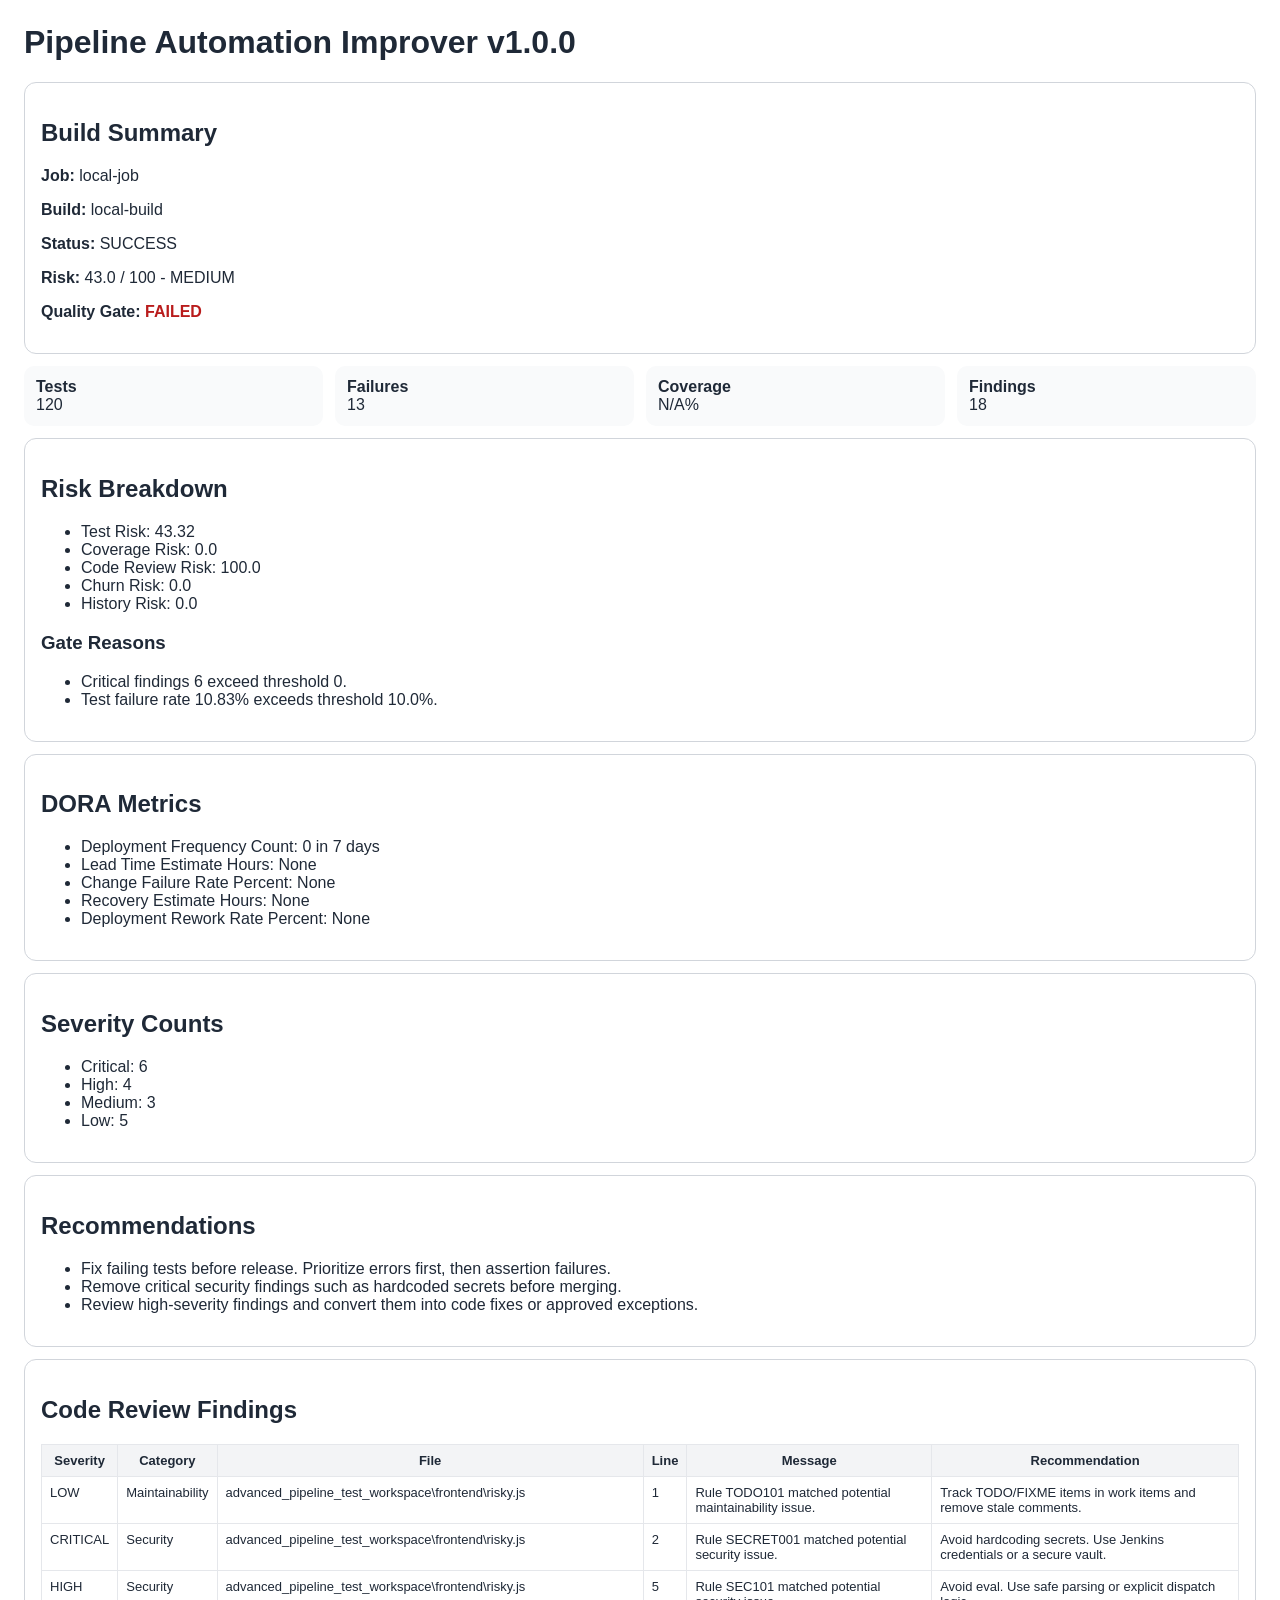
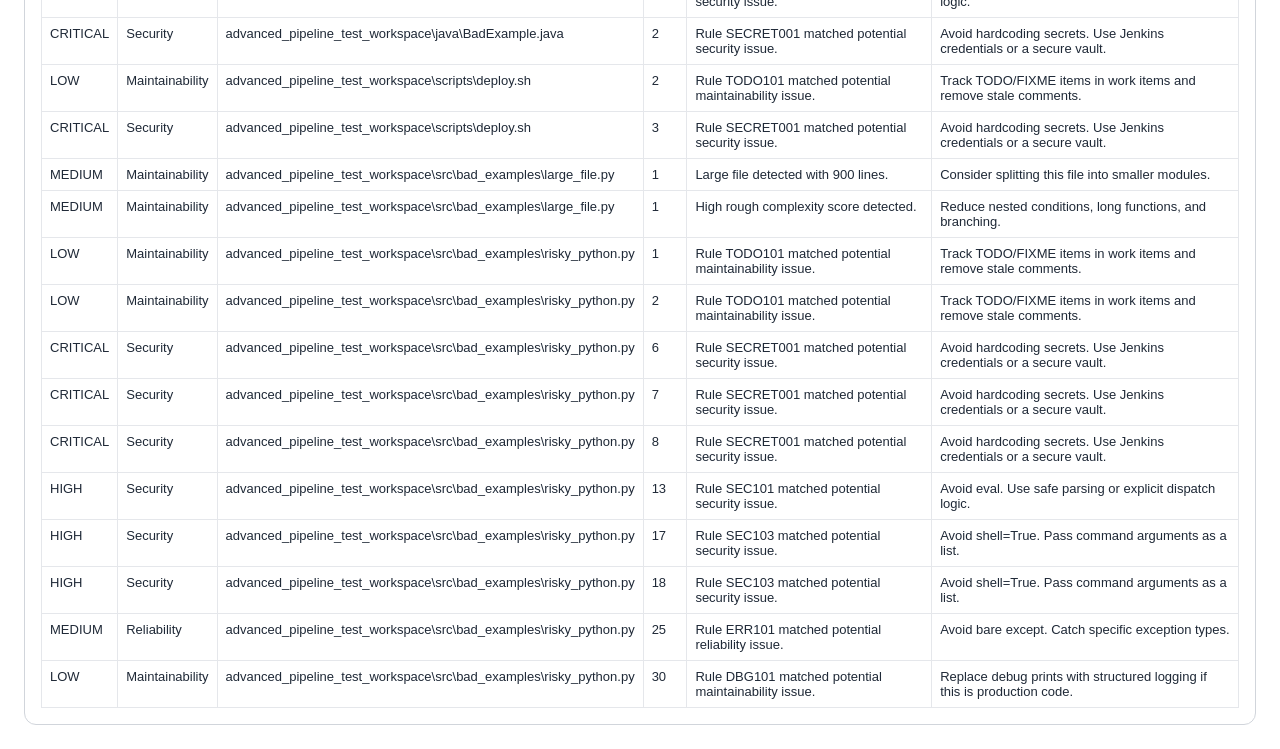
<file: jenkins/test/pipeline_improver_report.html>
<!doctype html><html><head><meta charset="utf-8"><title>Pipeline Automation Improver Report</title>
<style>body{font-family:Arial,sans-serif;margin:24px;color:#1f2937}.card{border:1px solid #d1d5db;border-radius:12px;padding:16px;margin:12px 0}.grid{display:grid;grid-template-columns:repeat(4,1fr);gap:12px}.metric{background:#f9fafb;border-radius:10px;padding:12px}.pass{color:#047857;font-weight:bold}.fail{color:#b91c1c;font-weight:bold}table{width:100%;border-collapse:collapse;margin-top:12px}th,td{border:1px solid #e5e7eb;padding:8px;font-size:13px;vertical-align:top}th{background:#f3f4f6}</style>
</head><body>
<h1>Pipeline Automation Improver v1.0.0</h1>
<div class="card"><h2>Build Summary</h2><p><b>Job:</b> local-job</p><p><b>Build:</b> local-build</p><p><b>Status:</b> SUCCESS</p><p><b>Risk:</b> 43.0 / 100 - MEDIUM</p><p><b>Quality Gate:</b> <span class="fail">FAILED</span></p></div>
<div class="grid"><div class="metric"><b>Tests</b><br>120</div><div class="metric"><b>Failures</b><br>13</div><div class="metric"><b>Coverage</b><br>N/A%</div><div class="metric"><b>Findings</b><br>18</div></div>
<div class="card"><h2>Risk Breakdown</h2><ul><li>Test Risk: 43.32</li><li>Coverage Risk: 0.0</li><li>Code Review Risk: 100.0</li><li>Churn Risk: 0.0</li><li>History Risk: 0.0</li></ul><h3>Gate Reasons</h3><ul><li>Critical findings 6 exceed threshold 0.</li><li>Test failure rate 10.83% exceeds threshold 10.0%.</li></ul></div>
<div class="card"><h2>DORA Metrics</h2><ul><li>Deployment Frequency Count: 0 in 7 days</li><li>Lead Time Estimate Hours: None</li><li>Change Failure Rate Percent: None</li><li>Recovery Estimate Hours: None</li><li>Deployment Rework Rate Percent: None</li></ul></div>
<div class="card"><h2>Severity Counts</h2><ul><li>Critical: 6</li><li>High: 4</li><li>Medium: 3</li><li>Low: 5</li></ul></div>
<div class="card"><h2>Recommendations</h2><ul><li>Fix failing tests before release. Prioritize errors first, then assertion failures.</li><li>Remove critical security findings such as hardcoded secrets before merging.</li><li>Review high-severity findings and convert them into code fixes or approved exceptions.</li></ul></div>
<div class="card"><h2>Code Review Findings</h2><table><thead><tr><th>Severity</th><th>Category</th><th>File</th><th>Line</th><th>Message</th><th>Recommendation</th></tr></thead><tbody><tr><td>LOW</td><td>Maintainability</td><td>advanced_pipeline_test_workspace\frontend\risky.js</td><td>1</td><td>Rule TODO101 matched potential maintainability issue.</td><td>Track TODO/FIXME items in work items and remove stale comments.</td></tr><tr><td>CRITICAL</td><td>Security</td><td>advanced_pipeline_test_workspace\frontend\risky.js</td><td>2</td><td>Rule SECRET001 matched potential security issue.</td><td>Avoid hardcoding secrets. Use Jenkins credentials or a secure vault.</td></tr><tr><td>HIGH</td><td>Security</td><td>advanced_pipeline_test_workspace\frontend\risky.js</td><td>5</td><td>Rule SEC101 matched potential security issue.</td><td>Avoid eval. Use safe parsing or explicit dispatch logic.</td></tr><tr><td>CRITICAL</td><td>Security</td><td>advanced_pipeline_test_workspace\java\BadExample.java</td><td>2</td><td>Rule SECRET001 matched potential security issue.</td><td>Avoid hardcoding secrets. Use Jenkins credentials or a secure vault.</td></tr><tr><td>LOW</td><td>Maintainability</td><td>advanced_pipeline_test_workspace\scripts\deploy.sh</td><td>2</td><td>Rule TODO101 matched potential maintainability issue.</td><td>Track TODO/FIXME items in work items and remove stale comments.</td></tr><tr><td>CRITICAL</td><td>Security</td><td>advanced_pipeline_test_workspace\scripts\deploy.sh</td><td>3</td><td>Rule SECRET001 matched potential security issue.</td><td>Avoid hardcoding secrets. Use Jenkins credentials or a secure vault.</td></tr><tr><td>MEDIUM</td><td>Maintainability</td><td>advanced_pipeline_test_workspace\src\bad_examples\large_file.py</td><td>1</td><td>Large file detected with 900 lines.</td><td>Consider splitting this file into smaller modules.</td></tr><tr><td>MEDIUM</td><td>Maintainability</td><td>advanced_pipeline_test_workspace\src\bad_examples\large_file.py</td><td>1</td><td>High rough complexity score detected.</td><td>Reduce nested conditions, long functions, and branching.</td></tr><tr><td>LOW</td><td>Maintainability</td><td>advanced_pipeline_test_workspace\src\bad_examples\risky_python.py</td><td>1</td><td>Rule TODO101 matched potential maintainability issue.</td><td>Track TODO/FIXME items in work items and remove stale comments.</td></tr><tr><td>LOW</td><td>Maintainability</td><td>advanced_pipeline_test_workspace\src\bad_examples\risky_python.py</td><td>2</td><td>Rule TODO101 matched potential maintainability issue.</td><td>Track TODO/FIXME items in work items and remove stale comments.</td></tr><tr><td>CRITICAL</td><td>Security</td><td>advanced_pipeline_test_workspace\src\bad_examples\risky_python.py</td><td>6</td><td>Rule SECRET001 matched potential security issue.</td><td>Avoid hardcoding secrets. Use Jenkins credentials or a secure vault.</td></tr><tr><td>CRITICAL</td><td>Security</td><td>advanced_pipeline_test_workspace\src\bad_examples\risky_python.py</td><td>7</td><td>Rule SECRET001 matched potential security issue.</td><td>Avoid hardcoding secrets. Use Jenkins credentials or a secure vault.</td></tr><tr><td>CRITICAL</td><td>Security</td><td>advanced_pipeline_test_workspace\src\bad_examples\risky_python.py</td><td>8</td><td>Rule SECRET001 matched potential security issue.</td><td>Avoid hardcoding secrets. Use Jenkins credentials or a secure vault.</td></tr><tr><td>HIGH</td><td>Security</td><td>advanced_pipeline_test_workspace\src\bad_examples\risky_python.py</td><td>13</td><td>Rule SEC101 matched potential security issue.</td><td>Avoid eval. Use safe parsing or explicit dispatch logic.</td></tr><tr><td>HIGH</td><td>Security</td><td>advanced_pipeline_test_workspace\src\bad_examples\risky_python.py</td><td>17</td><td>Rule SEC103 matched potential security issue.</td><td>Avoid shell=True. Pass command arguments as a list.</td></tr><tr><td>HIGH</td><td>Security</td><td>advanced_pipeline_test_workspace\src\bad_examples\risky_python.py</td><td>18</td><td>Rule SEC103 matched potential security issue.</td><td>Avoid shell=True. Pass command arguments as a list.</td></tr><tr><td>MEDIUM</td><td>Reliability</td><td>advanced_pipeline_test_workspace\src\bad_examples\risky_python.py</td><td>25</td><td>Rule ERR101 matched potential reliability issue.</td><td>Avoid bare except. Catch specific exception types.</td></tr><tr><td>LOW</td><td>Maintainability</td><td>advanced_pipeline_test_workspace\src\bad_examples\risky_python.py</td><td>30</td><td>Rule DBG101 matched potential maintainability issue.</td><td>Replace debug prints with structured logging if this is production code.</td></tr></tbody></table></div>
</body></html>
</file>
<file: dashboard/review-ui/assets/dashboard.css>
:root{--bg:#0f1115;--card:#191d23;--line:#2b313a;--text:#f5f7fa;--muted:#9aa5b2;--red:#ff4d5e;--orange:#ff981a;--yellow:#ffc43d;--blue:#35c2ff;--green:#2bc979}*{box-sizing:border-box}body{margin:0;background:var(--bg);color:var(--text);font:14px/1.45 Segoe UI,Arial,sans-serif}main{max-width:1320px;margin:auto;padding:22px}.top{display:flex;justify-content:space-between;align-items:center;border-bottom:1px solid var(--line);padding-bottom:16px}.top h1{margin:0;font-size:22px}.top p,.top>div:last-child{margin:4px 0 0;color:var(--muted);font-size:12px}.result{margin:16px 0;display:flex;justify-content:space-between;align-items:center;background:var(--card);border:1px solid var(--line);border-left:5px solid var(--green);border-radius:8px;padding:13px 16px}.result.warning{border-left-color:var(--yellow)}.result.fail{border-left-color:var(--red)}.result b{display:block;font-size:18px}.result small{color:var(--muted)}.result strong{font-size:28px}.kpis{display:grid;grid-template-columns:repeat(4,1fr);gap:10px}.kpis div,.charts article,.file{background:var(--card);border:1px solid var(--line);border-radius:8px}.kpis div{padding:13px}.kpis span{display:block;color:var(--muted);font-size:10px;text-transform:uppercase}.kpis b{display:block;font-size:21px;margin-top:4px}.charts{display:grid;grid-template-columns:1fr 1fr;gap:14px;margin:14px 0}.charts article{padding:15px}.charts h2{margin:0 0 12px;font-size:12px;text-transform:uppercase}.bar{display:grid;grid-template-columns:110px 1fr 25px;align-items:center;gap:8px;margin:8px 0}.bar i{height:7px;background:#303740;border-radius:7px;overflow:hidden}.bar i b{display:block;height:100%;background:var(--blue)}.sevchart{height:125px;display:flex;align-items:flex-end;justify-content:space-around}.sev{display:flex;flex-direction:column;align-items:center;gap:4px;height:100%;justify-content:flex-end}.sev span{font-size:10px;color:var(--muted)}.sev i{width:16px;border-radius:4px 4px 0 0;background:var(--blue)}.sev.critical i{background:var(--red)}.sev.high i{background:var(--orange)}.sev.medium i{background:var(--yellow)}.file{margin:14px 0;overflow:hidden}.file>header{display:flex;justify-content:space-between;padding:13px 15px;border-bottom:1px solid var(--line)}.file h2{font-size:15px;margin:0}.file header span{color:var(--muted)}.issue{border-bottom:1px solid var(--line)}.issue summary{display:grid;grid-template-columns:70px 130px 1fr 65px;gap:10px;align-items:center;padding:12px 15px;cursor:pointer;list-style:none}.issue summary::-webkit-details-marker{display:none}.issue summary em{font-style:normal;color:var(--muted);font-size:11px}.badge{font-size:9px;text-align:center;padding:3px 6px;border-radius:10px;background:#343b45}.critical .badge{background:#5a1c23;color:#ff9ca6}.high .badge{background:#5a3616;color:#ffc47a}.medium .badge{background:#554815;color:#ffe681}.low .badge{background:#183e50;color:#8adaff}.body{padding:0 15px 14px}.words{display:flex;gap:24px;padding:10px 0}.words p{margin:0;flex:1}.compare{display:grid;grid-template-columns:1fr 1fr;gap:10px}.compare>div,.single{min-width:0}.compare label,.single label{display:block;color:var(--muted);font-size:10px;text-transform:uppercase;margin-bottom:5px}.compare pre,.single pre{margin:0;background:#0a0d10;border:1px solid #252b33;border-radius:6px;padding:10px;color:#e8edf3;overflow:auto;font:12px/1.45 Consolas,monospace;max-height:190px}.compare>div:first-child pre{border-left:3px solid var(--red)}.compare>div:last-child pre,.single pre{border-left:3px solid var(--green)}.empty{text-align:center;background:var(--card);border:1px solid var(--line);border-radius:8px;padding:38px}.empty b{color:var(--green);font-size:18px}.empty p{color:var(--muted)}footer{text-align:center;color:#697482;font-size:11px;padding:18px}@media(max-width:760px){.kpis,.charts,.compare{grid-template-columns:1fr 1fr}.issue summary{grid-template-columns:60px 110px 1fr}.issue summary em{display:none}.words{display:block}.words p{margin:6px 0}}@media(max-width:520px){.kpis,.charts,.compare{grid-template-columns:1fr}}
</file>
